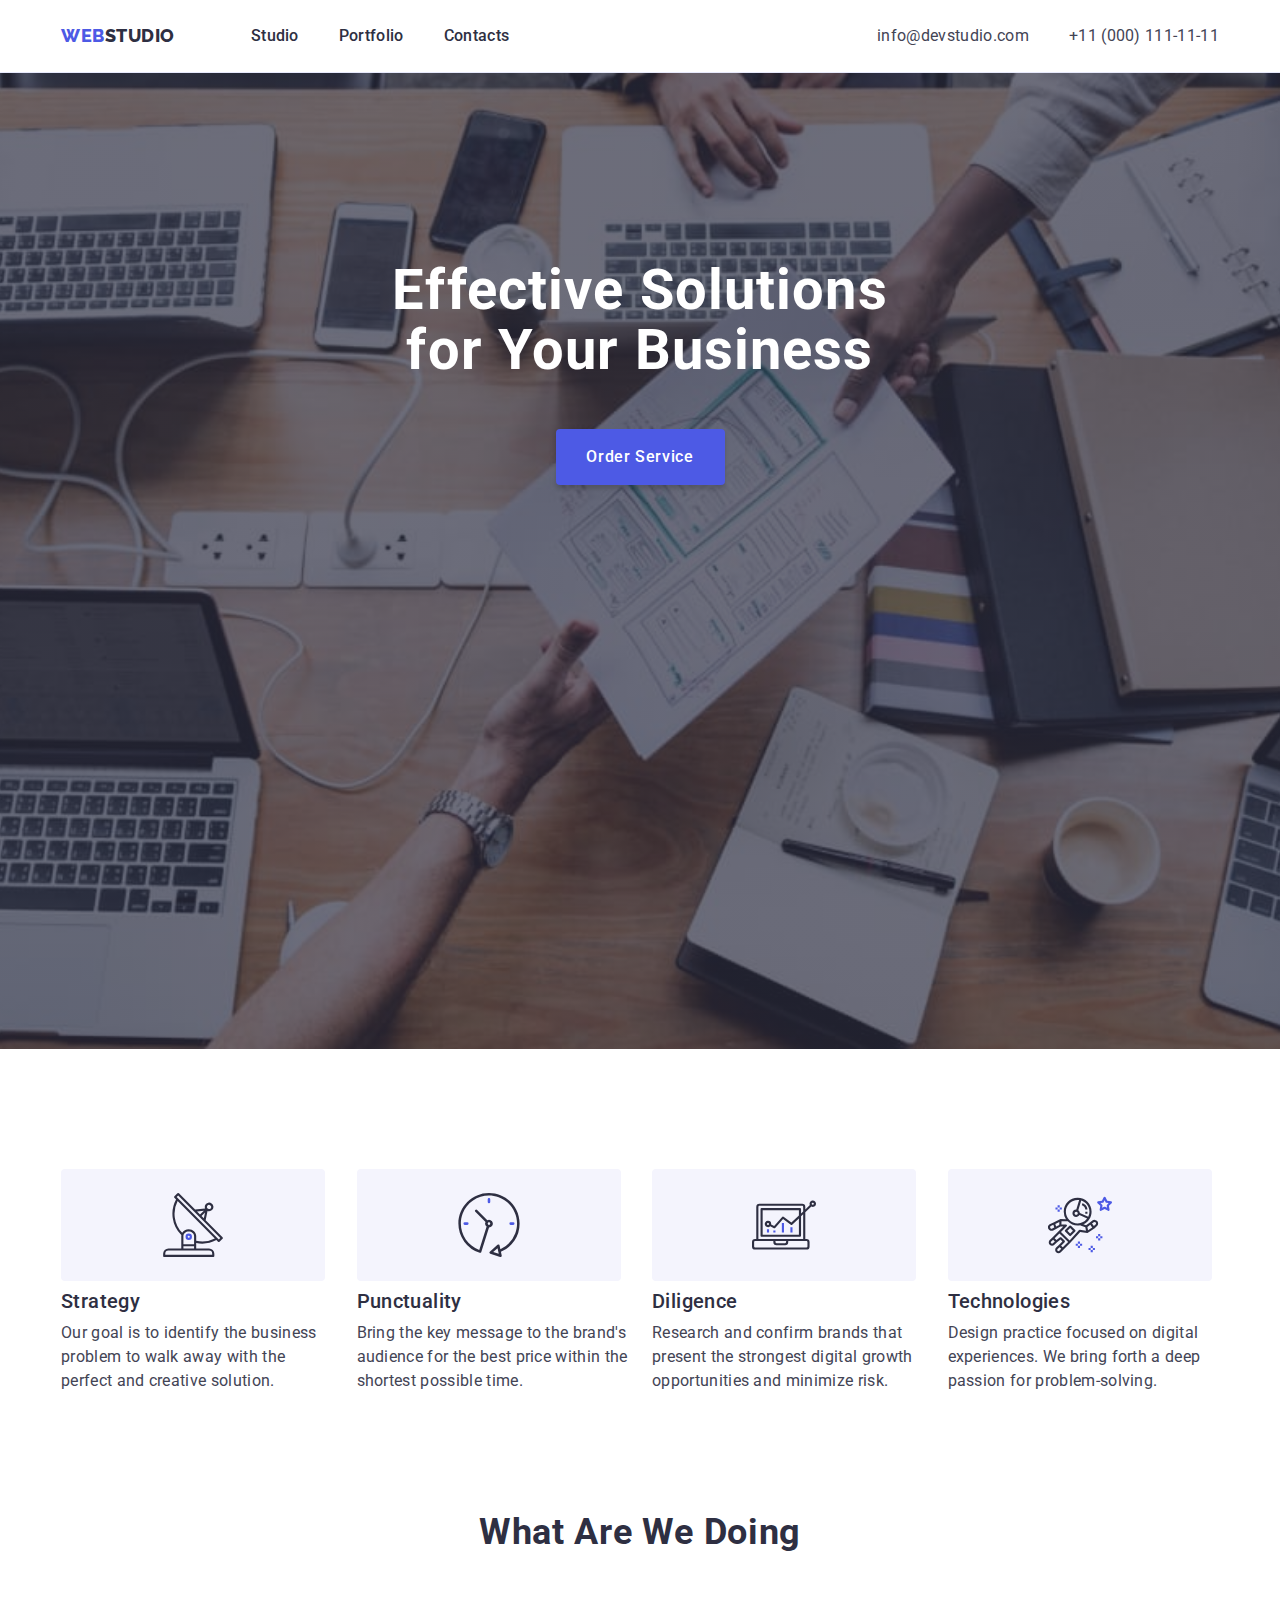
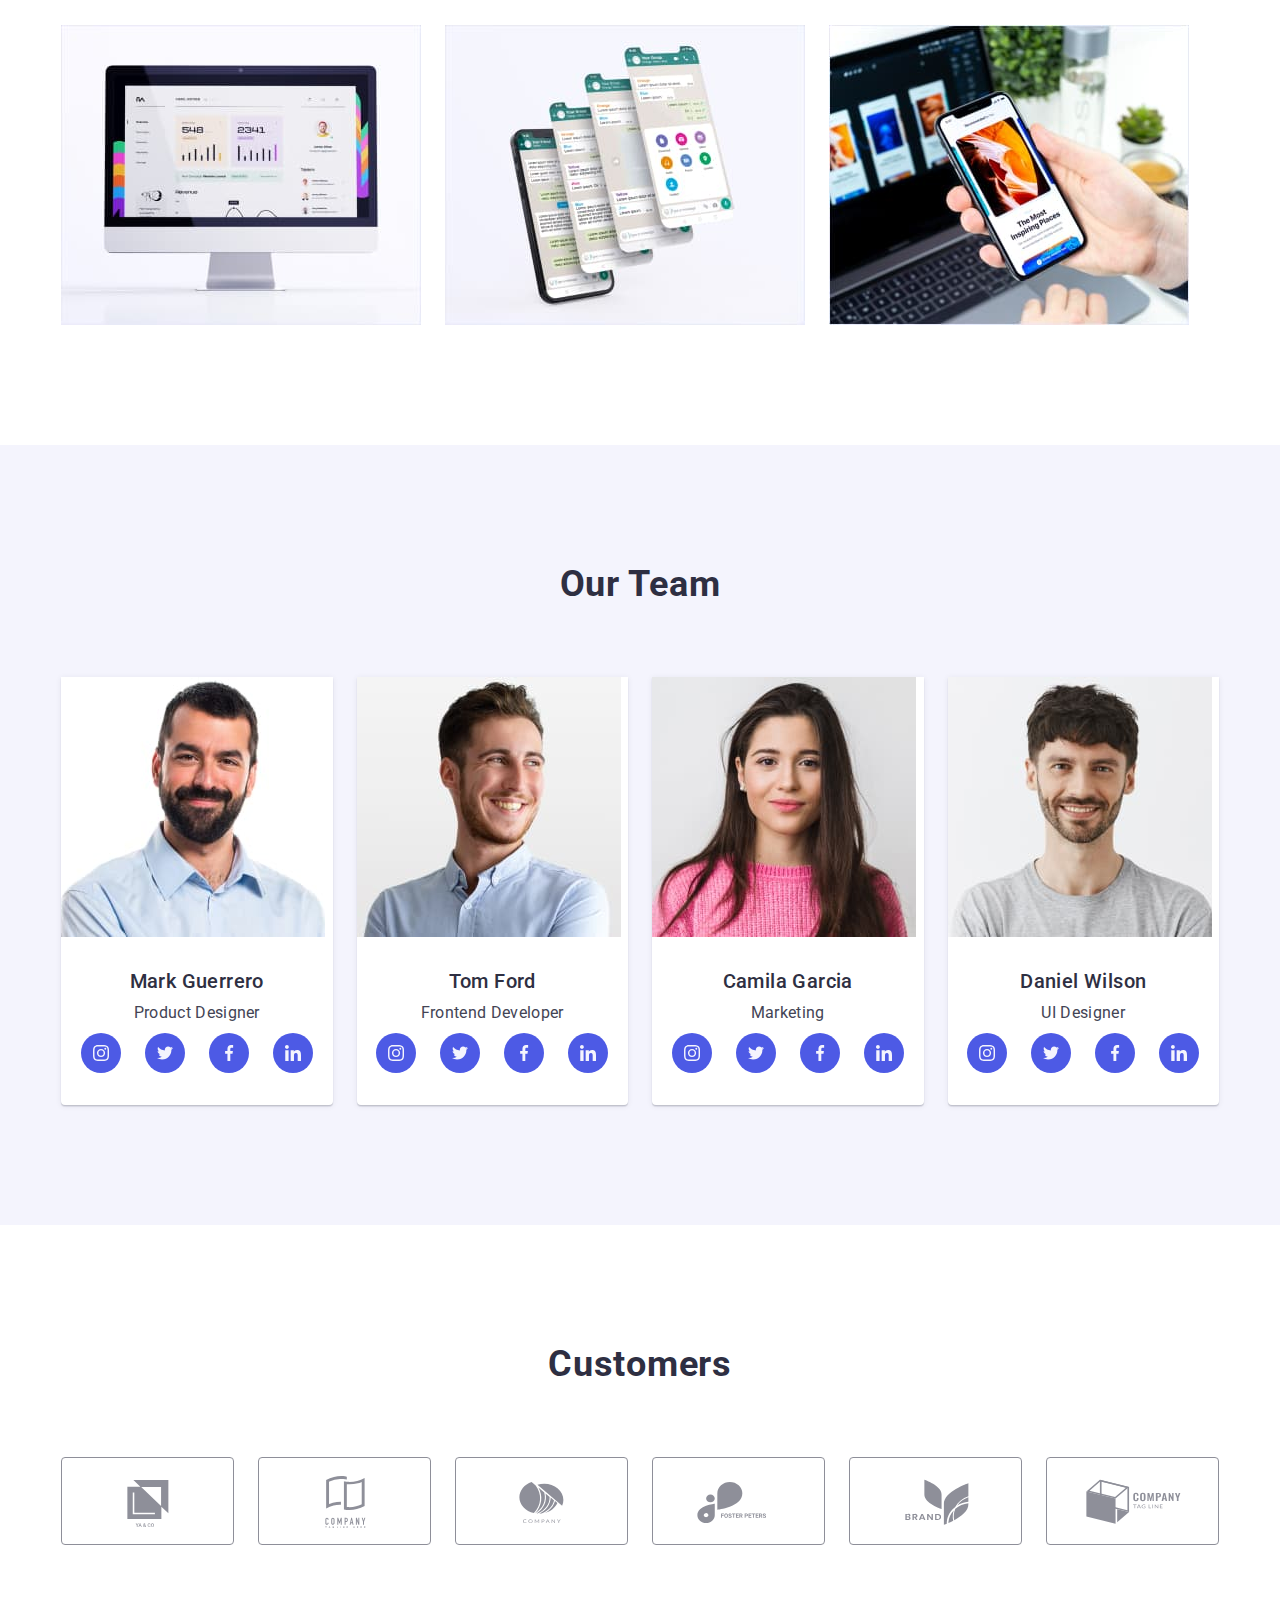
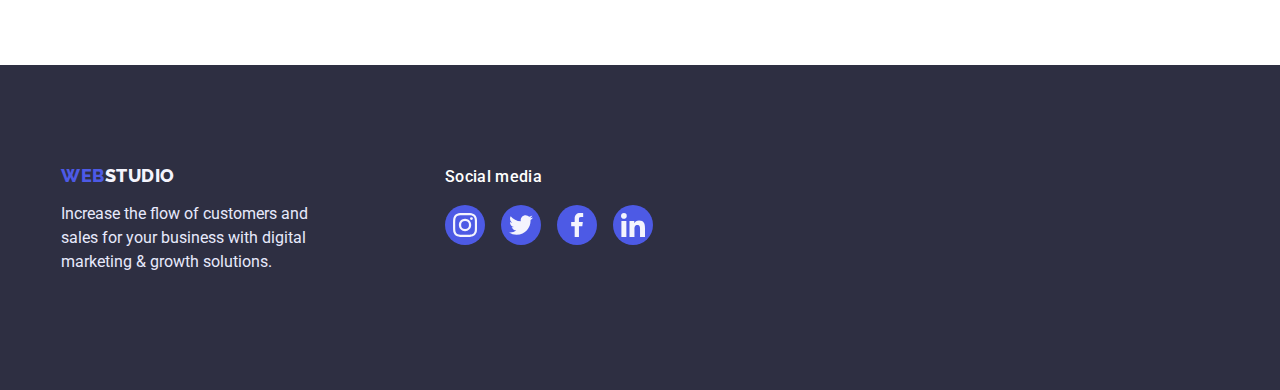
<file: index.html>
<!DOCTYPE html>
<html lang="en">
  <head>
    <meta charset="UTF-8" />
    <meta http-equiv="X-UA-Compatible" content="IE=edge" />
    <meta name="viewport" content="width=device-width, initial-scale=1.0" />
    <title>WebStudio</title>
    <link rel="preconnect" href="https://fonts.googleapis.com" />
    <link rel="preconnect" href="https://fonts.gstatic.com" crossorigin />
    <link
      href="https://fonts.googleapis.com/css2?family=Raleway:wght@800&family=Roboto:wght@400;500;700;900&display=swap"
      rel="stylesheet"
    />

    <link
      rel="stylesheet"
      href="https://cdnjs.cloudflare.com/ajax/libs/modern-normalize/1.1.0/modern-normalize.min.css"
      integrity="sha512-wpPYUAdjBVSE4KJnH1VR1HeZfpl1ub8YT/NKx4PuQ5NmX2tKuGu6U/JRp5y+Y8XG2tV+wKQpNHVUX03MfMFn9Q=="
      crossorigin="anonymous"
      referrerpolicy="no-referrer"
    />

    <link rel="stylesheet" href="./css/styles.css" />
  </head>
  <body>
    <header class="heder-border">
      <div class="container box main-nav">
        <nav class="main-nav">
          <a href="./index.html" class="main-logo link"
            >Web<span class="logo-part link">Studio</span>
          </a>
          <ul class="list site-nav">
            <li><a href="./index.html" class="studio-navi link">Studio</a></li>
            <li>
              <a href="./portfolio.html" class="studio-navi link">Portfolio</a>
            </li>
            <li><a href="" class="studio-navi link">Contacts</a></li>
          </ul>
        </nav>
        <address class="feedback">
          <ul class="list feedback-nav">
            <li>
              <a href="mailto:info@devstudio.com" class="feedback-email link"
                >info@devstudio.com</a
              >
            </li>
            <li>
              <a href="tel:+110001111111" class="feedback-telefon link"
                >+11 (000) 111-11-11</a
              >
            </li>
          </ul>
        </address>
      </div>
    </header>
    <main>
      <!--section 1-->
      <section class="hero-section overlay">
        <div class="container box">
          <h1 class="hero-title">Effective Solutions for Your Business</h1>
          <button type="button" class="button">Order Service</button>
        </div>
      </section>

      <!--section 2-->
      <section class="our-advantages">
        <div class="container box">
          <h2 class="header-zwai" hidden>Our advantages</h2>
          <ul class="list advantages-item">
            <li class="text advantages">
              <div class="icons-seczwai">
                <svg class="logo-szwai" width="64" height="64">
                  <use href="./images/icon.svg#icon-antenna"></use>
                </svg>
              </div>
              <h3 class="header-drai studio">Strategy</h3>
              <p class="main-text studio">
                Our goal is to identify the business problem to walk away with
                the perfect and creative solution.
              </p>
            </li>
            <li class="text advantages">
              <div class="icons-seczwai">
                <svg class="logo-szwai" width="64" height="64">
                  <use href="./images/icon.svg#icon-clock"></use>
                </svg>
              </div>
              <h3 class="header-drai studio">Punctuality</h3>
              <p class="main-text studio">
                Bring the key message to the brand's audience for the best price
                within the shortest possible time.
              </p>
            </li>
            <li class="text advantages">
              <div class="icons-seczwai">
                <svg class="logo-szwai" width="64" height="64">
                  <use href="./images/icon.svg#icon-diagram"></use>
                </svg>
              </div>
              <h3 class="header-drai studio">Diligence</h3>
              <p class="main-text studio">
                Research and confirm brands that present the strongest digital
                growth opportunities and minimize risk.
              </p>
            </li>
            <li class="text advantages">
              <div class="icons-seczwai">
                <svg class="logo-szwai" width="64" height="64">
                  <use href="./images/icon.svg#icon-astronaut"></use>
                </svg>
              </div>
              <h3 class="header-drai studio">Technologies</h3>
              <p class="main-text studio">
                Design practice focused on digital experiences. We bring forth a
                deep passion for problem-solving.
              </p>
            </li>
          </ul>
        </div>
      </section>

      <!--section 3-->
      <section class="we-doing">
        <div class="container box">
          <h2 class="header-zwai">What are we doing</h2>
          <ul class="list wedoing-item">
            <li class="wedoing-image">
              <img src="./images/studio/comp.jpg" alt="Computer" width="360" />
            </li>
            <li class="wedoing-image">
              <img
                src="./images/studio/telefon.jpg"
                alt="Telefon"
                width="360"
              />
            </li>
            <li class="wedoing-image">
              <img
                src=".//images/studio/telefonlaptop.jpg"
                alt="Telefon-laptop"
                width="360"
              />
            </li>
          </ul>
        </div>
      </section>

      <!--section 4-->
      <section class="section-vier">
        <div class="container box">
          <h2 class="header-zwai">Our Team</h2>
          <ul class="list ourteam-item">
            <li class="team-item ourteam-image">
              <img
                src="./images/studio/markguerero.jpg"
                alt="Mark Guerrero"
                width="264"
              />
              <div class="work-position">
                <h3 class="header-drai">Mark Guerrero</h3>
                <p class="main-text">Product Designer</p>
                <ul class="social-list list">
                  <li class="social-list-item">
                    <a href="" class="social-list-link">
                      <svg class="social-list-icon" width="16" height="16">
                        <use href="./images/icon.svg#icon-instagram"></use>
                      </svg>
                    </a>
                  </li>
                  <li class="social-list-item">
                    <a href="" class="social-list-link">
                      <svg class="social-list-icon" width="16" height="16">
                        <use href="./images/icon.svg#icon-twitter"></use>
                      </svg>
                    </a>
                  </li>
                  <li class="social-list-item">
                    <a href="" class="social-list-link">
                      <svg class="social-list-icon" width="16" height="16">
                        <use href="./images/icon.svg#icon-facebook"></use>
                      </svg>
                    </a>
                  </li>
                  <li class="social-list-item">
                    <a href="" class="social-list-link">
                      <svg class="social-list-icon" width="16" height="16">
                        <use href="./images/icon.svg#icon-linkedin"></use>
                      </svg>
                    </a>
                  </li>
                </ul>
              </div>
            </li>
            <li class="team-item ourteam-image">
              <img
                src="./images/studio/tomford.jpg"
                alt="Tom Ford"
                width="264"
              />
              <div class="work-position">
                <h3 class="header-drai">Tom Ford</h3>
                <p class="main-text">Frontend Developer</p>
                <ul class="social-list list">
                  <li class="social-list-item">
                    <a href="" class="social-list-link">
                      <svg class="social-list-icon" width="16" height="16">
                        <use href="./images/icon.svg#icon-instagram"></use>
                      </svg>
                    </a>
                  </li>
                  <li class="social-list-item">
                    <a href="" class="social-list-link">
                      <svg class="social-list-icon" width="16" height="16">
                        <use href="./images/icon.svg#icon-twitter"></use>
                      </svg>
                    </a>
                  </li>
                  <li class="social-list-item">
                    <a href="" class="social-list-link">
                      <svg class="social-list-icon" width="16" height="16">
                        <use href="./images/icon.svg#icon-facebook"></use>
                      </svg>
                    </a>
                  </li>
                  <li class="social-list-item">
                    <a href="" class="social-list-link">
                      <svg class="social-list-icon" width="16" height="16">
                        <use href="./images/icon.svg#icon-linkedin"></use>
                      </svg>
                    </a>
                  </li>
                </ul>
              </div>
            </li>
            <li class="team-item ourteam-image">
              <img
                src="./images/studio/camilagarcia.jpg"
                alt="Camila Garcia"
                width="264"
              />
              <div class="work-position">
                <h3 class="header-drai">Camila Garcia</h3>
                <p class="main-text">Marketing</p>
                <ul class="social-list list">
                  <li class="social-list-item">
                    <a href="" class="social-list-link">
                      <svg class="social-list-icon" width="16" height="16">
                        <use href="./images/icon.svg#icon-instagram"></use>
                      </svg>
                    </a>
                  </li>
                  <li class="social-list-item">
                    <a href="" class="social-list-link">
                      <svg class="social-list-icon" width="16" height="16">
                        <use href="./images/icon.svg#icon-twitter"></use>
                      </svg>
                    </a>
                  </li>
                  <li class="social-list-item">
                    <a href="" class="social-list-link">
                      <svg class="social-list-icon" width="16" height="16">
                        <use href="./images/icon.svg#icon-facebook"></use>
                      </svg>
                    </a>
                  </li>
                  <li class="social-list-item">
                    <a href="" class="social-list-link">
                      <svg class="social-list-icon" width="16" height="16">
                        <use href="./images/icon.svg#icon-linkedin"></use>
                      </svg>
                    </a>
                  </li>
                </ul>
              </div>
            </li>
            <li class="team-item ourteam-image">
              <img
                src="./images/studio/danielwilson.jpg"
                alt="Daniel Wilson"
                width="264"
              />
              <div class="work-position">
                <h3 class="header-drai">Daniel Wilson</h3>
                <p class="main-text">UI Designer</p>
                <ul class="social-list list">
                  <li class="social-list-item">
                    <a
                      href="https://www.instagram.com"
                      class="social-list-link"
                    >
                      <svg class="social-list-icon" width="16" height="16">
                        <use href="./images/icon.svg#icon-instagram"></use>
                      </svg>
                    </a>
                  </li>
                  <li class="social-list-item">
                    <a href="" class="social-list-link">
                      <svg class="social-list-icon" width="16" height="16">
                        <use href="./images/icon.svg#icon-twitter"></use>
                      </svg>
                    </a>
                  </li>
                  <li class="social-list-item">
                    <a href="" class="social-list-link">
                      <svg class="social-list-icon" width="16" height="16">
                        <use href="./images/icon.svg#icon-facebook"></use>
                      </svg>
                    </a>
                  </li>
                  <li class="social-list-item">
                    <a href="" class="social-list-link">
                      <svg class="social-list-icon" width="16" height="16">
                        <use href="./images/icon.svg#icon-linkedin"></use>
                      </svg>
                    </a>
                  </li>
                </ul>
              </div>
            </li>
          </ul>
        </div>
      </section>

      <!-- Section-5 -->

      <section class="company">
        <div class="container box">
          <h2 class="header-zwai section-funf">Customers</h2>
          <ul class="compani-list list">
            <li class="company-list-item">
              <a href="" class="company-list-link">
                <svg class="company-list-icon" width="104" height="56">
                  <use href="./images/icon.svg#icon-Logo"></use>
                </svg>
              </a>
            </li>
            <li class="company-list-item">
              <a href="" class="company-list-link">
                <svg class="company-list-icon" width="104" height="56">
                  <use href="./images/icon.svg#icon-Logo-1"></use>
                </svg>
              </a>
            </li>
            <li class="company-list-item">
              <a href="" class="company-list-link">
                <svg class="company-list-icon" width="104" height="56">
                  <use href="./images/icon.svg#icon-Logo-2"></use>
                </svg>
              </a>
            </li>
            <li class="company-list-item">
              <a href="" class="company-list-link">
                <svg class="company-list-icon" width="104" height="56">
                  <use href="./images/icon.svg#icon-Logo-3"></use>
                </svg>
              </a>
            </li>
            <li class="company-list-item">
              <a href="" class="company-list-link">
                <svg class="company-list-icon" width="104" height="56">
                  <use href="./images/icon.svg#icon-Logo-4"></use>
                </svg>
              </a>
            </li>
            <li class="company-list-item">
              <a href="" class="company-list-link">
                <svg class="company-list-icon" width="104" height="56">
                  <use href="./images/icon.svg#icon-Logo-5"></use>
                </svg>
              </a>
            </li>
          </ul>
        </div>
      </section>
    </main>
    <footer class="footer-item box">
      <div class="container footer-zwaipart box">
        <div class="footer-part-main">
          <a href="./index.html" class="main-logo link"
            >Web<span class="footer-part link">Studio</span>
          </a>
          <p class="footer-inform">
            Increase the flow of customers and sales for your business with
            digital marketing & growth solutions.
          </p>
        </div>
        <div class="footer-part-social">
          <p class="social-media">Social media</p>
          <ul class="socialmedia-list list">
            <li class="socialmedia-item">
              <a href="" class="socialmedia-link">
                <svg class="socialmedia-icon" width="24" height="24">
                  <use href="./images/icon.svg#icon-instagram"></use>
                </svg>
              </a>
            </li>
            <li class="socialmedia-item">
              <a href="" class="socialmedia-link">
                <svg class="socialmedia-icon" width="24" height="24">
                  <use href="./images/icon.svg#icon-twitter"></use>
                </svg>
              </a>
            </li>
            <li class="socialmedia-item">
              <a href="" class="socialmedia-link">
                <svg class="socialmedia-icon" width="24" height="24">
                  <use href="./images/icon.svg#icon-facebook"></use>
                </svg>
              </a>
            </li>
            <li class="socialmedia-item">
              <a href="" class="socialmedia-link">
                <svg class="socialmedia-icon" width="24" height="24">
                  <use href="./images/icon.svg#icon-linkedin"></use>
                </svg>
              </a>
            </li>
          </ul>
        </div>
      </div>
    </footer>
  </body>
</html>
</file>
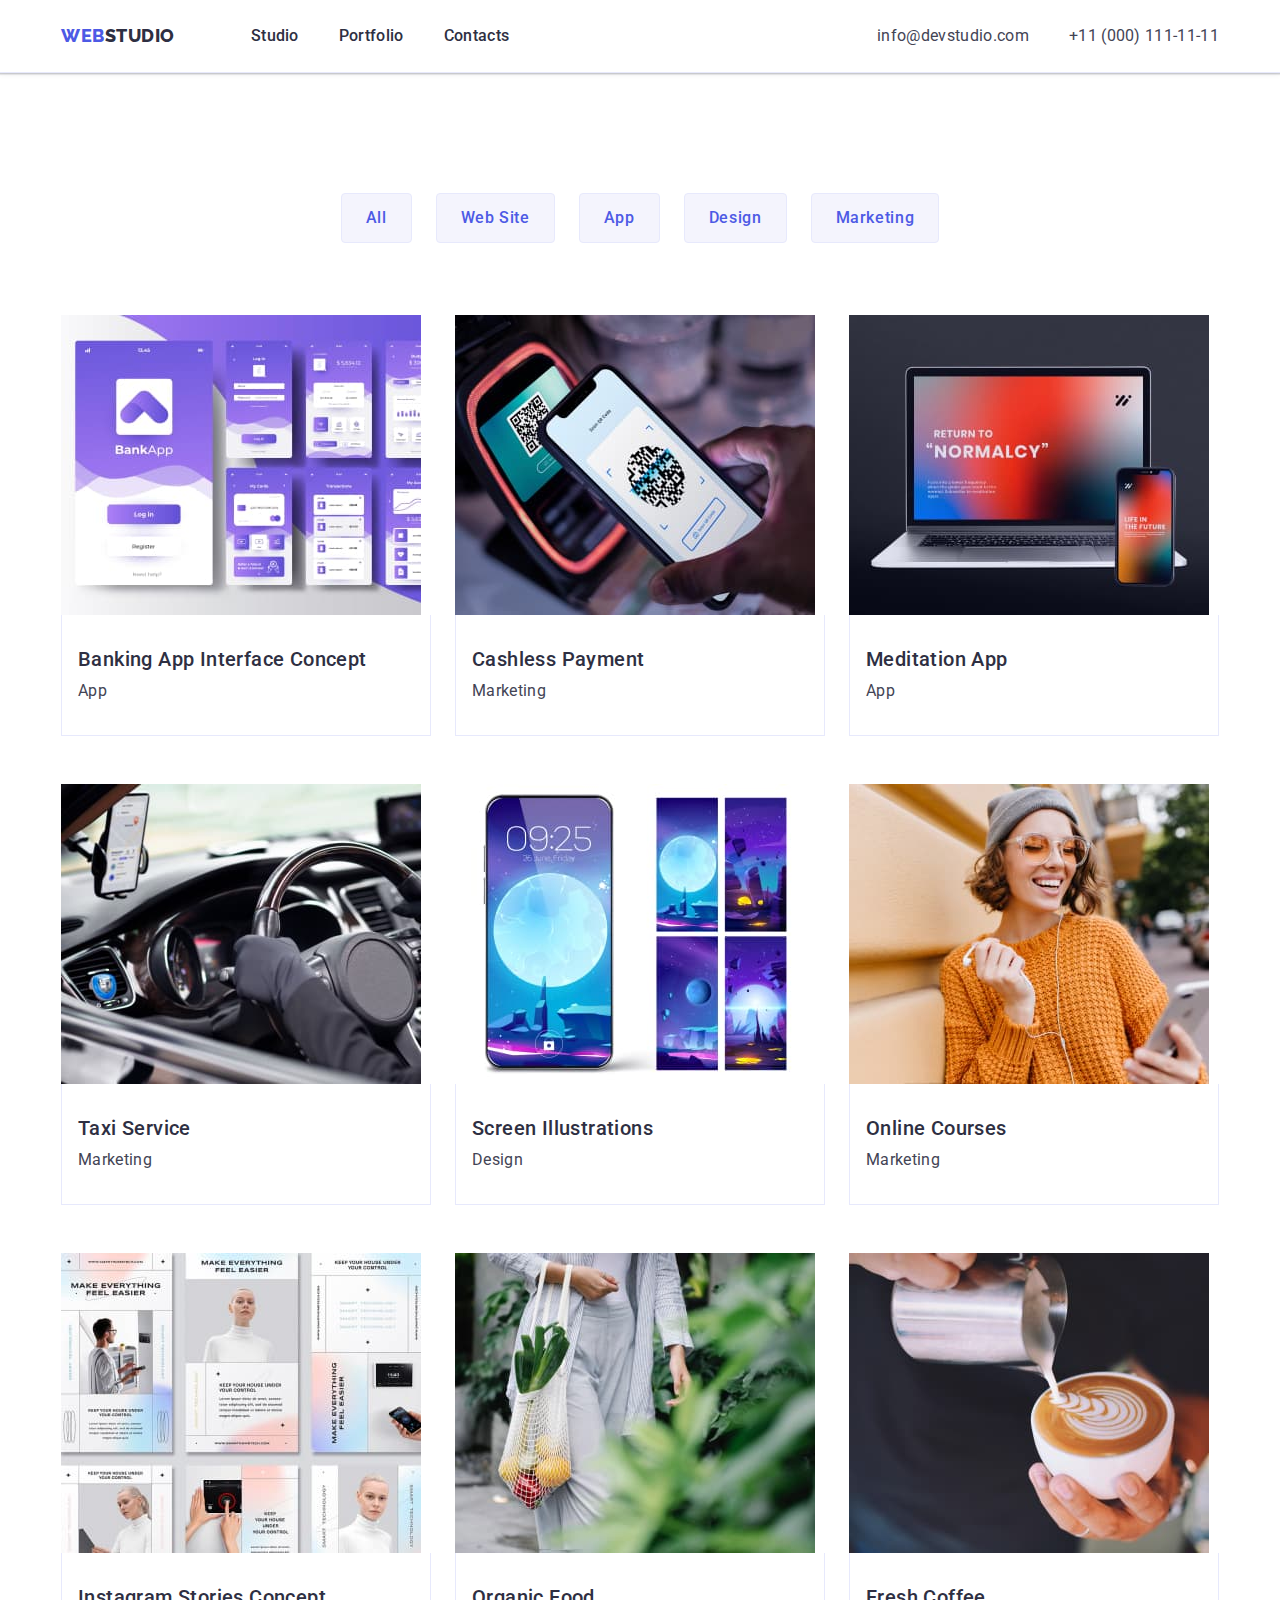
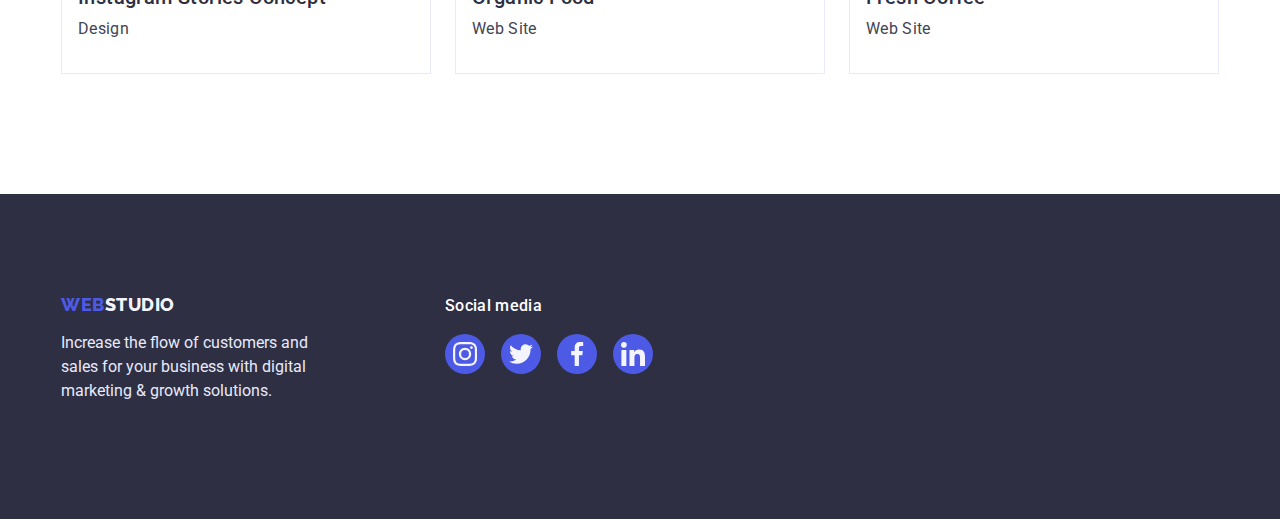
<file: portfolio.html>
<!DOCTYPE html>
<html lang="en">
  <head>
    <meta charset="UTF-8" />
    <meta http-equiv="X-UA-Compatible" content="IE=edge" />
    <meta name="viewport" content="width=device-width, initial-scale=1.0" />
    <title>Portfolio</title>
    <link rel="preconnect" href="https://fonts.googleapis.com" />
    <link rel="preconnect" href="https://fonts.gstatic.com" crossorigin />
    <link
      href="https://fonts.googleapis.com/css2?family=Raleway:wght@800&family=Roboto:wght@400;500;700;900&display=swap"
      rel="stylesheet"
    />

    <link
      rel="stylesheet"
      href="https://cdnjs.cloudflare.com/ajax/libs/modern-normalize/1.1.0/modern-normalize.min.css"
      integrity="sha512-wpPYUAdjBVSE4KJnH1VR1HeZfpl1ub8YT/NKx4PuQ5NmX2tKuGu6U/JRp5y+Y8XG2tV+wKQpNHVUX03MfMFn9Q=="
      crossorigin="anonymous"
      referrerpolicy="no-referrer"
    />

    <link rel="stylesheet" href="./css/styles.css" />
  </head>
  <body>
    <header class="heder-border">
      <div class="container box main-nav">
        <nav class="main-nav">
          <a href="./index.html" class="main-logo link"
            >Web<span class="logo-part link">Studio</span>
          </a>
          <ul class="list site-nav">
            <li><a href="./index.html" class="studio-navi link">Studio</a></li>
            <li>
              <a href="./portfolio.html" class="studio-navi link">Portfolio</a>
            </li>
            <li><a href="" class="studio-navi link">Contacts</a></li>
          </ul>
        </nav>
        <address class="feedback">
          <ul class="list feedback-nav">
            <li>
              <a href="mailto:info@devstudio.com" class="feedback-email link"
                >info@devstudio.com</a
              >
            </li>
            <li>
              <a href="tel:+110001111111" class="feedback-telefon link"
                >+11 (000) 111-11-11</a
              >
            </li>
          </ul>
        </address>
      </div>
    </header>
    <main>
      <section class="filters">
        <!-- button-filters -->
        <div class="container box">
          <h1 class="hero-title" hidden>Filters</h1>
          <ul class="list button-item">
            <li class="buttonitem-filters">
              <button type="button" class="button-portfolio">All</button>
            </li>
            <li class="buttonitem-filters">
              <button type="button" class="button-portfolio">Web Site</button>
            </li>
            <li class="buttonitem-filters">
              <button type="button" class="button-portfolio">App</button>
            </li>
            <li class="buttonitem-filters">
              <button type="button" class="button-portfolio">Design</button>
            </li>
            <li>
              <button type="button" class="button-portfolio">Marketing</button>
            </li>
          </ul>
          <!-- Row-1 -->
          <ul class="list filters-image">
            <li class="filters-element">
              <a href="" class="link filters-element-link">
                <img
                  src="./images/portfolio/bankingappinterfaceconcept.jpg"
                  alt="Banking App Interface Concept"
                  width="360"
                />
                <div class="portfolio-work">
                  <h2 class="portfolio-title">Banking App Interface Concept</h2>
                  <p class="main-text portfolio">App</p>
                </div>
              </a>
            </li>
            <li class="filters-element">
              <a href="" class="link filters-element-link">
                <img
                  src="./images/portfolio/cashlesspayment.jpg"
                  alt="Cashless Payment"
                  width="360"
                />
                <div class="portfolio-work">
                  <h2 class="portfolio-title">Cashless Payment</h2>
                  <p class="main-text portfolio">Marketing</p>
                </div>
              </a>
            </li>
            <li class="filters-element">
              <a href="" class="link filters-element-link">
                <img
                  src="./images/portfolio/meditaionapp.jpg"
                  alt="Meditaion App"
                  width="360"
                />
                <div class="portfolio-work">
                  <h2 class="portfolio-title">Meditation App</h2>
                  <p class="main-text portfolio">App</p>
                </div>
              </a>
            </li>
            <!-- Row-2 -->
            <li class="filters-element">
              <a href="" class="link filters-element-link">
                <img
                  src="./images/portfolio/taxiservice.jpg"
                  alt="Taxi Service"
                  width="360"
                />
                <div class="portfolio-work">
                  <h2 class="portfolio-title">Taxi Service</h2>
                  <p class="main-text portfolio">Marketing</p>
                </div>
              </a>
            </li>
            <li class="filters-element">
              <a href="" class="link filters-element-link">
                <img
                  src="./images/portfolio/screenillustrations.jpg"
                  alt="Screen Illustrations"
                  width="360"
                />
                <div class="portfolio-work">
                  <h2 class="portfolio-title">Screen Illustrations</h2>
                  <p class="main-text portfolio">Design</p>
                </div>
              </a>
            </li>
            <li class="filters-element">
              <a href="" class="link filters-element-link">
                <img
                  src="./images/portfolio/onlinecourses.jpg"
                  alt="Online Courses"
                  width="360"
                />
                <div class="portfolio-work">
                  <h2 class="portfolio-title">Online Courses</h2>
                  <p class="main-text portfolio">Marketing</p>
                </div>
              </a>
            </li>
            <!-- Row-3 -->
            <li class="filters-element">
              <a href="" class="link filters-element-link">
                <img
                  src="./images/portfolio/instagramstoriesconcept.jpg"
                  alt="Instagram Stories Concept"
                  width="360"
                />
                <div class="portfolio-work">
                  <h2 class="portfolio-title">Instagram Stories Concept</h2>
                  <p class="main-text portfolio">Design</p>
                </div>
              </a>
            </li>
            <li class="filters-element">
              <a href="" class="link filters-element-link">
                <img
                  src="./images/portfolio/organicfood.jpg"
                  alt="Organic Food"
                  width="360"
                />
                <div class="portfolio-work">
                  <h2 class="portfolio-title">Organic Food</h2>
                  <p class="main-text portfolio">Web Site</p>
                </div>
              </a>
            </li>
            <li class="filters-element">
              <a href="" class="link filters-element-link">
                <img
                  src="./images/portfolio/freshcoffee.jpg"
                  alt="Fresh Coffee"
                  width="360"
                />
                <div class="portfolio-work">
                  <h2 class="portfolio-title">Fresh Coffee</h2>
                  <p class="main-text portfolio">Web Site</p>
                </div>
              </a>
            </li>
          </ul>
        </div>
      </section>
    </main>
    <footer class="footer-item box">
      <div class="container footer-zwaipart box">
        <div class="footer-part-main">
          <a href="./index.html" class="main-logo link"
            >Web<span class="footer-part link">Studio</span>
          </a>
          <p class="footer-inform">
            Increase the flow of customers and sales for your business with
            digital marketing & growth solutions.
          </p>
        </div>
        <div class="footer-part-social">
          <p class="social-media">Social media</p>
          <ul class="socialmedia-list list">
            <li class="socialmedia-item">
              <a href="" class="socialmedia-link">
                <svg class="socialmedia-icon" width="24" height="24">
                  <use href="./images/icon.svg#icon-instagram"></use>
                </svg>
              </a>
            </li>
            <li class="socialmedia-item">
              <a href="" class="socialmedia-link">
                <svg class="socialmedia-icon" width="24" height="24">
                  <use href="./images/icon.svg#icon-twitter"></use>
                </svg>
              </a>
            </li>
            <li class="socialmedia-item">
              <a href="" class="socialmedia-link">
                <svg class="socialmedia-icon" width="24" height="24">
                  <use href="./images/icon.svg#icon-facebook"></use>
                </svg>
              </a>
            </li>
            <li class="socialmedia-item">
              <a href="" class="socialmedia-link">
                <svg class="socialmedia-icon" width="24" height="24">
                  <use href="./images/icon.svg#icon-linkedin"></use>
                </svg>
              </a>
            </li>
          </ul>
        </div>
      </div>
    </footer>
  </body>
</html>
</file>
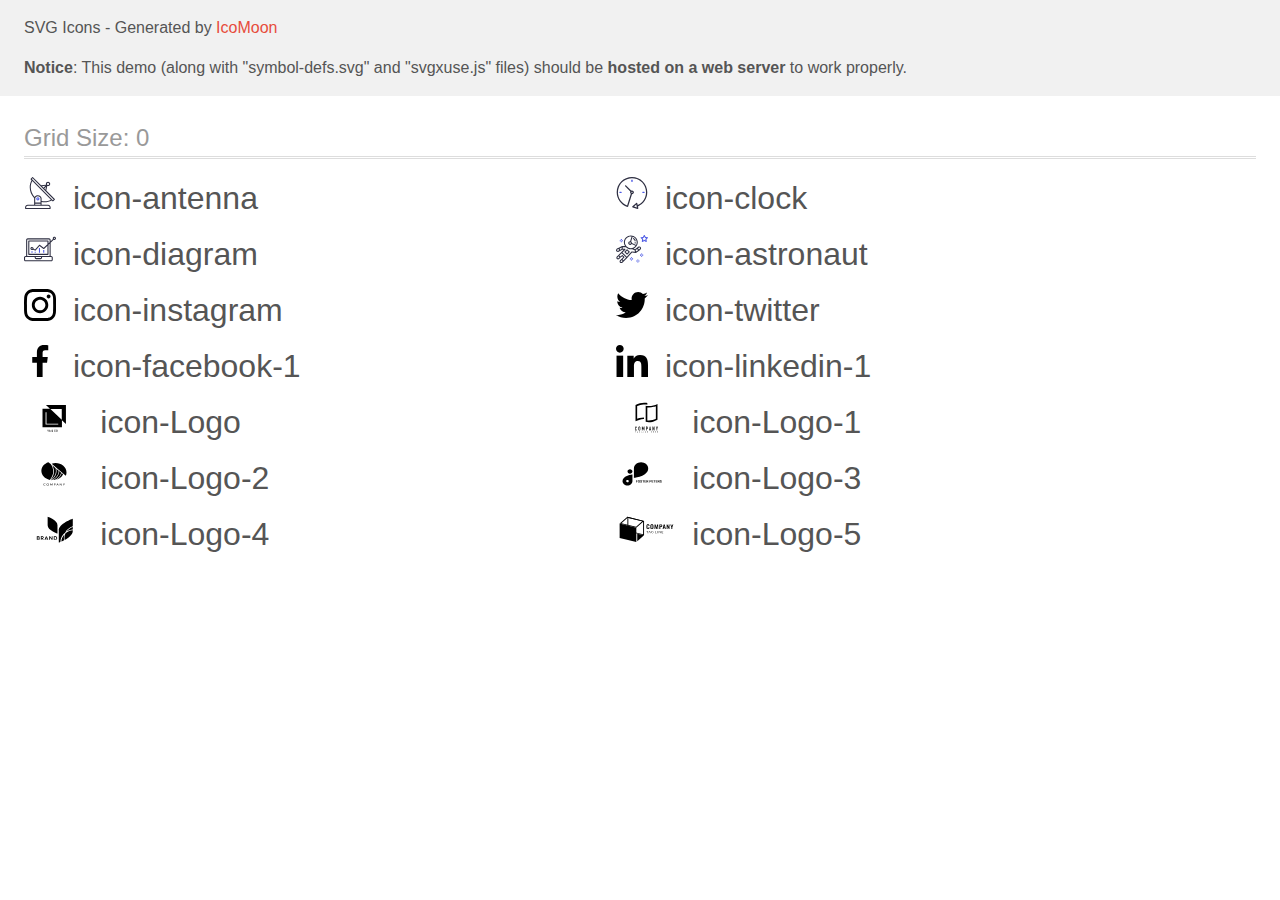
<file: images/svgsprite/demo-external-svg.html>
<!doctype html>
<html>
<head>
    <title>IcoMoon - SVG Icons</title>
    <meta charset="utf-8">
    <meta name="viewport" content="width=device-width, initial-scale=1">
    <link rel="stylesheet" href="demo-files/demo.css">
    <link rel="stylesheet" href="style.css">
</head>
<body>
<header class="bgc1 clearfix">
<div class="mhl">
    <p>SVG Icons - Generated by <a href="https://icomoon.io/app">IcoMoon</a></p><p><strong>Notice</strong>: This demo (along with "symbol-defs.svg" and "svgxuse.js" files) should be <b>hosted on a web server</b> to work properly.</p>
</div>
</header>
    <div class="clearfix mhl ptl">
        <h1 class="mvm mtn fgc1">Grid Size: 0</h1>
        <div class="glyph fs1">
            <div class="clearfix pbs">
                <svg class="icon icon-antenna"><use xlink:href="symbol-defs.svg#icon-antenna"></use></svg><span class="name"> icon-antenna</span>
            </div>
        </div>
        <div class="glyph fs1">
            <div class="clearfix pbs">
                <svg class="icon icon-clock"><use xlink:href="symbol-defs.svg#icon-clock"></use></svg><span class="name"> icon-clock</span>
            </div>
        </div>
        <div class="glyph fs1">
            <div class="clearfix pbs">
                <svg class="icon icon-diagram"><use xlink:href="symbol-defs.svg#icon-diagram"></use></svg><span class="name"> icon-diagram</span>
            </div>
        </div>
        <div class="glyph fs1">
            <div class="clearfix pbs">
                <svg class="icon icon-astronaut"><use xlink:href="symbol-defs.svg#icon-astronaut"></use></svg><span class="name"> icon-astronaut</span>
            </div>
        </div>
        <div class="glyph fs1">
            <div class="clearfix pbs">
                <svg class="icon icon-instagram"><use xlink:href="symbol-defs.svg#icon-instagram"></use></svg><span class="name"> icon-instagram</span>
            </div>
        </div>
        <div class="glyph fs1">
            <div class="clearfix pbs">
                <svg class="icon icon-twitter"><use xlink:href="symbol-defs.svg#icon-twitter"></use></svg><span class="name"> icon-twitter</span>
            </div>
        </div>
        <div class="glyph fs1">
            <div class="clearfix pbs">
                <svg class="icon icon-facebook-1"><use xlink:href="symbol-defs.svg#icon-facebook-1"></use></svg><span class="name"> icon-facebook-1</span>
            </div>
        </div>
        <div class="glyph fs1">
            <div class="clearfix pbs">
                <svg class="icon icon-linkedin-1"><use xlink:href="symbol-defs.svg#icon-linkedin-1"></use></svg><span class="name"> icon-linkedin-1</span>
            </div>
        </div>
        <div class="glyph fs1">
            <div class="clearfix pbs">
                <svg class="icon icon-Logo"><use xlink:href="symbol-defs.svg#icon-Logo"></use></svg><span class="name"> icon-Logo</span>
            </div>
        </div>
        <div class="glyph fs1">
            <div class="clearfix pbs">
                <svg class="icon icon-Logo-1"><use xlink:href="symbol-defs.svg#icon-Logo-1"></use></svg><span class="name"> icon-Logo-1</span>
            </div>
        </div>
        <div class="glyph fs1">
            <div class="clearfix pbs">
                <svg class="icon icon-Logo-2"><use xlink:href="symbol-defs.svg#icon-Logo-2"></use></svg><span class="name"> icon-Logo-2</span>
            </div>
        </div>
        <div class="glyph fs1">
            <div class="clearfix pbs">
                <svg class="icon icon-Logo-3"><use xlink:href="symbol-defs.svg#icon-Logo-3"></use></svg><span class="name"> icon-Logo-3</span>
            </div>
        </div>
        <div class="glyph fs1">
            <div class="clearfix pbs">
                <svg class="icon icon-Logo-4"><use xlink:href="symbol-defs.svg#icon-Logo-4"></use></svg><span class="name"> icon-Logo-4</span>
            </div>
        </div>
        <div class="glyph fs1">
            <div class="clearfix pbs">
                <svg class="icon icon-Logo-5"><use xlink:href="symbol-defs.svg#icon-Logo-5"></use></svg><span class="name"> icon-Logo-5</span>
            </div>
        </div>
  </div>
<script defer src="svgxuse.js"></script>
</body>
</html>
</file>
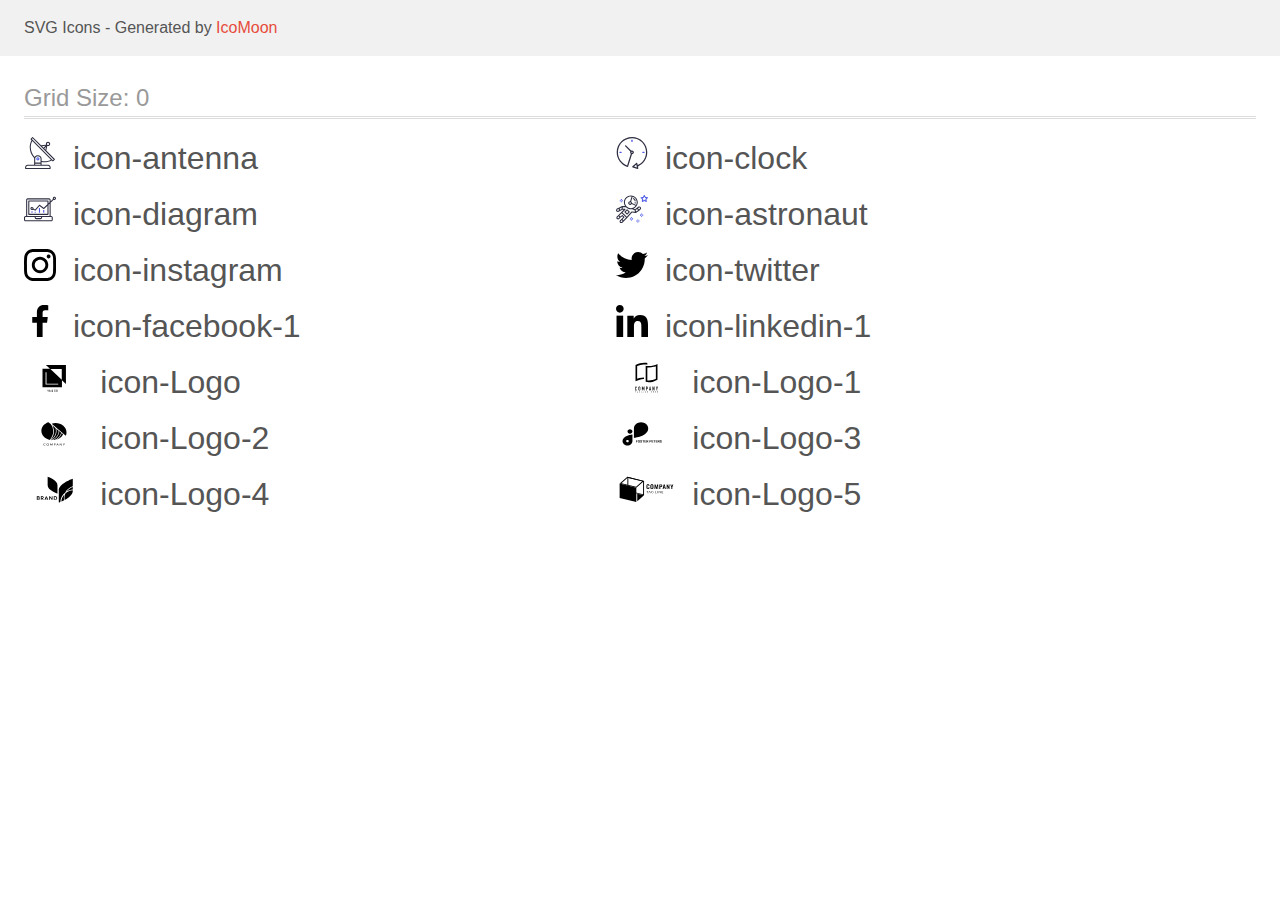
<file: images/svgsprite/demo.html>
<!doctype html>
<html>
<head>
    <title>IcoMoon - SVG Icons</title>
    <meta charset="utf-8">
    <meta name="viewport" content="width=device-width, initial-scale=1">
    <link rel="stylesheet" href="demo-files/demo.css">
    <link rel="stylesheet" href="style.css">
</head>
<body>
<svg aria-hidden="true" style="position: absolute; width: 0; height: 0; overflow: hidden;" version="1.1" xmlns="http://www.w3.org/2000/svg" xmlns:xlink="http://www.w3.org/1999/xlink">
<defs>
<symbol id="icon-antenna" viewBox="0 0 32 32">
<path fill="#2e2f42" style="fill: var(--color1, #2e2f42)" d="M30.773 22.098l-8.443-8.505 0.937-4.615c0.242 0.094 0.499 0.144 0.758 0.146h0.006c1.192 0.014 2.17-0.941 2.184-2.133s-0.941-2.17-2.133-2.184c-1.192-0.014-2.17 0.941-2.184 2.133-0.003 0.255 0.039 0.509 0.125 0.749l-4.96 0.605-8.091-8.133c-0.099-0.101-0.235-0.159-0.377-0.16-0.14 0.001-0.274 0.056-0.373 0.155l-1.513 1.504c-0.208 0.208-0.208 0.546 0 0.754l0.814 0.826c-3.153 5.798-2.129 12.978 2.519 17.663 0.043 0.041 0.092 0.074 0.146 0.098-0.034 0.18-0.051 0.364-0.052 0.547v6.187h-6.4c-1.472 0.002-2.665 1.195-2.667 2.667v1.067c0 0.295 0.239 0.533 0.533 0.533h24.533c0.295 0 0.533-0.239 0.533-0.533v-1.067c-0.002-1.472-1.195-2.665-2.667-2.667h-6.4v-2.742c1.003 0.21 2.024 0.317 3.049 0.32 2.458-0.003 4.877-0.615 7.040-1.783l0.818 0.823c0.099 0.101 0.235 0.159 0.377 0.16 0.14-0.001 0.274-0.056 0.373-0.155l1.513-1.504c0.208-0.208 0.208-0.546 0-0.754zM23.28 6.233c0.418-0.415 1.093-0.414 1.509 0.004s0.414 1.093-0.004 1.508c-0.2 0.199-0.47 0.31-0.752 0.31h-0.003c-0.589-0.003-1.064-0.483-1.061-1.072 0.002-0.282 0.115-0.552 0.314-0.751h-0.002zM22.024 9.738l-0.598 2.946-1.175-1.182 1.774-1.763zM21.419 8.836l-1.92 1.909-1.485-1.493 3.405-0.415zM24.004 28.8c0.884 0 1.6 0.716 1.6 1.6v0.533h-23.467v-0.533c0-0.884 0.716-1.6 1.6-1.6h20.267zM16.537 26.667v1.067h-5.333v-1.067h5.333zM11.204 25.6v-4.053c0-1.294 1.196-2.347 2.667-2.347s2.667 1.053 2.667 2.347v4.053h-5.333zM17.604 23.904v-2.357c0-1.882-1.675-3.413-3.733-3.413-1.331-0.020-2.576 0.657-3.281 1.786-4.058-4.274-4.971-10.645-2.279-15.887l18.602 18.708c-2.872 1.461-6.165 1.873-9.309 1.163zM28.893 23.22l-21.057-21.181 0.755-0.752 7.935 7.98c0.004 0 0.006 0.007 0.010 0.010l13.115 13.191-0.757 0.752z"></path>
<path fill="#4d5ae5" style="fill: var(--color2, #4d5ae5)" d="M13.876 20.267h-0.005c-0.884-0.001-1.601 0.714-1.602 1.598s0.714 1.601 1.598 1.602h0.005c0.884 0.001 1.601-0.714 1.602-1.598s-0.714-1.601-1.598-1.602zM14.249 22.245c-0.1 0.1-0.236 0.156-0.378 0.155-0.295-0.002-0.532-0.242-0.531-0.536 0.001-0.141 0.057-0.276 0.157-0.375s0.233-0.154 0.373-0.155c0.295 0.002 0.532 0.242 0.531 0.536-0.001 0.141-0.057 0.276-0.157 0.375h0.005z"></path>
</symbol>
<symbol id="icon-clock" viewBox="0 0 32 32">
<path fill="#2e2f42" style="fill: var(--color1, #2e2f42)" d="M31.297 15.301c-0.002-8.452-6.855-15.303-15.308-15.301s-15.303 6.855-15.301 15.308c0.001 6.658 4.307 12.551 10.649 14.576 0.061 0.019 0.124 0.029 0.187 0.029 0.121-0 0.239-0.032 0.342-0.094 0.135-0.080 0.236-0.207 0.283-0.356l3.865-12.25c1.057-0.005 1.909-0.866 1.903-1.923s-0.866-1.909-1.923-1.903c-0.284 0.001-0.565 0.067-0.82 0.191l-5.106-5.107c-0.253-0.245-0.657-0.238-0.902 0.016-0.239 0.247-0.239 0.639 0 0.886l5.103 5.109c-0.392 0.799-0.168 1.764 0.536 2.309l-3.683 11.673c-7.278-2.681-11.004-10.754-8.323-18.032s10.754-11.004 18.032-8.323c7.278 2.681 11.004 10.754 8.323 18.032-1.31 3.556-4.001 6.431-7.462 7.973l-0.398-1.874c-0.073-0.345-0.411-0.565-0.756-0.492-0.109 0.023-0.209 0.074-0.293 0.148l-3.837 3.426c-0.263 0.234-0.287 0.637-0.052 0.9 0.076 0.085 0.174 0.149 0.283 0.184l4.899 1.564c0.335 0.108 0.694-0.077 0.802-0.412 0.034-0.106 0.040-0.219 0.017-0.328l-0.391-1.839c5.664-2.388 9.342-7.942 9.329-14.089v0zM15.992 14.664c0.352 0 0.638 0.286 0.638 0.638s-0.286 0.638-0.638 0.638c-0.352 0-0.638-0.285-0.638-0.638s0.285-0.638 0.638-0.638zM18.093 29.528l2.184-1.948 0.603 2.84-2.787-0.892z"></path>
<path fill="#4d5ae5" style="fill: var(--color2, #4d5ae5)" d="M15.354 3.185v1.275c0 0.352 0.285 0.638 0.638 0.638s0.638-0.285 0.638-0.638v-1.275c0-0.352-0.286-0.638-0.638-0.638s-0.638 0.286-0.638 0.638z"></path>
<path fill="#4d5ae5" style="fill: var(--color2, #4d5ae5)" d="M3.876 14.664c-0.352 0-0.638 0.286-0.638 0.638s0.285 0.638 0.638 0.638h1.275c0.352 0 0.638-0.285 0.638-0.638s-0.285-0.638-0.638-0.638h-1.275z"></path>
<path fill="#4d5ae5" style="fill: var(--color2, #4d5ae5)" d="M28.108 15.939c0.352 0 0.638-0.285 0.638-0.638s-0.285-0.638-0.638-0.638h-1.275c-0.352 0-0.638 0.286-0.638 0.638s0.286 0.638 0.638 0.638h1.275z"></path>
</symbol>
<symbol id="icon-diagram" viewBox="0 0 32 32">
<path fill="#4d5ae5" style="fill: var(--color2, #4d5ae5)" d="M14.926 14.965h1.066v4.798h-1.066v-4.797z"></path>
<path fill="#4d5ae5" style="fill: var(--color2, #4d5ae5)" d="M19.19 17.097h1.066v2.665h-1.066v-2.665z"></path>
<path fill="#4d5ae5" style="fill: var(--color2, #4d5ae5)" d="M10.661 18.696h1.066v1.066h-1.066v-1.066z"></path>
<path fill="#4d5ae5" style="fill: var(--color2, #4d5ae5)" d="M7.463 18.163h1.066v1.599h-1.066v-1.599z"></path>
<path fill="#2e2f42" style="fill: var(--color1, #2e2f42)" d="M1.599 28.291h25.587c0.883 0 1.599-0.716 1.599-1.599v-2.132c0-0.883-0.716-1.599-1.599-1.599h-0.533v-13.293l3.028-2.868c0.703 0.346 1.553 0.136 2.013-0.499s0.396-1.508-0.152-2.068-1.42-0.644-2.065-0.198c-0.644 0.446-0.873 1.292-0.542 2.002l-2.281 2.163v-1.23c0-0.883-0.716-1.599-1.599-1.599h-21.322c-0.883 0-1.599 0.716-1.599 1.599v15.992h-0.533c-0.883 0-1.599 0.716-1.599 1.599v2.132c0 0.883 0.716 1.599 1.599 1.599zM30.384 4.837c0.294 0 0.533 0.239 0.533 0.533s-0.239 0.533-0.533 0.533c-0.294 0-0.533-0.239-0.533-0.533s0.239-0.533 0.533-0.533zM3.198 6.969c0-0.294 0.239-0.533 0.533-0.533h21.322c0.294 0 0.533 0.239 0.533 0.533v2.239l-1.066 1.013v-2.186c0-0.294-0.239-0.533-0.533-0.533h-19.19c-0.294 0-0.533 0.239-0.533 0.533v13.326c0 0.294 0.239 0.533 0.533 0.533h19.19c0.294 0 0.533-0.239 0.533-0.533v-9.674l1.066-1.010v12.284h-22.388v-15.992zM7.996 13.899c-0.721-0.002-1.354 0.478-1.546 1.174s0.105 1.433 0.725 1.801c0.62 0.368 1.41 0.276 1.928-0.226l1.853 0.93c0.215 0.108 0.476 0.057 0.636-0.123l3.939-4.431 3.872 2.901c0.208 0.156 0.498 0.139 0.686-0.039l3.365-3.188v8.131h-18.124v-12.26h18.124v2.66l-3.771 3.572-3.904-2.927c-0.222-0.166-0.534-0.135-0.718 0.072l-3.993 4.493-1.493-0.746c0.011-0.064 0.018-0.129 0.020-0.193 0-0.883-0.716-1.599-1.599-1.599zM8.529 15.498c0 0.294-0.239 0.533-0.533 0.533s-0.533-0.239-0.533-0.533c0-0.294 0.239-0.533 0.533-0.533s0.533 0.239 0.533 0.533zM11.727 24.027h5.331v0.533c0 0.294-0.239 0.533-0.533 0.533h-4.264c-0.294 0-0.533-0.239-0.533-0.533v-0.533zM1.066 24.56c0-0.294 0.239-0.533 0.533-0.533h9.062v0.533c0 0.883 0.716 1.599 1.599 1.599h4.264c0.883 0 1.599-0.716 1.599-1.599v-0.533h9.062c0.294 0 0.533 0.239 0.533 0.533v2.132c0 0.294-0.239 0.533-0.533 0.533h-25.587c-0.294 0-0.533-0.239-0.533-0.533v-2.132z"></path>
</symbol>
<symbol id="icon-astronaut" viewBox="0 0 32 32">
<path fill="#4d5ae5" style="fill: var(--color2, #4d5ae5)" d="M31.974 4.524c-0.063-0.193-0.229-0.333-0.43-0.363l-1.91-0.278-0.855-1.731c-0.179-0.365-0.777-0.365-0.956 0l-0.855 1.731-1.91 0.278c-0.201 0.029-0.367 0.17-0.431 0.363-0.062 0.193-0.011 0.405 0.135 0.547l1.383 1.348-0.326 1.903c-0.034 0.2 0.048 0.402 0.212 0.522 0.166 0.121 0.382 0.135 0.562 0.040l1.709-0.899 1.709 0.899c0.078 0.041 0.164 0.061 0.249 0.061 0.11 0 0.221-0.034 0.314-0.102 0.164-0.119 0.246-0.322 0.212-0.522l-0.326-1.903 1.383-1.348c0.145-0.142 0.197-0.354 0.135-0.547zM29.511 5.851c-0.125 0.122-0.183 0.299-0.153 0.472l0.191 1.114-1-0.526c-0.078-0.041-0.163-0.061-0.249-0.061s-0.17 0.020-0.249 0.061l-1.001 0.526 0.191-1.114c0.030-0.173-0.028-0.349-0.153-0.472l-0.81-0.789 1.119-0.163c0.174-0.025 0.324-0.134 0.402-0.292l0.5-1.013 0.5 1.013c0.078 0.157 0.228 0.267 0.402 0.292l1.119 0.163-0.809 0.789z"></path>
<path fill="#4d5ae5" style="fill: var(--color2, #4d5ae5)" d="M26.134 20.522h-1.067v1.067h1.067v-1.067z"></path>
<path fill="#4d5ae5" style="fill: var(--color2, #4d5ae5)" d="M26.134 22.656h-1.067v1.067h1.067v-1.067z"></path>
<path fill="#4d5ae5" style="fill: var(--color2, #4d5ae5)" d="M27.2 21.589h-1.067v1.067h1.067v-1.067z"></path>
<path fill="#4d5ae5" style="fill: var(--color2, #4d5ae5)" d="M25.067 21.589h-1.067v1.067h1.067v-1.067z"></path>
<path fill="#4d5ae5" style="fill: var(--color2, #4d5ae5)" d="M22.4 26.389h-1.067v1.067h1.067v-1.067z"></path>
<path fill="#4d5ae5" style="fill: var(--color2, #4d5ae5)" d="M22.4 28.522h-1.067v1.067h1.067v-1.067z"></path>
<path fill="#4d5ae5" style="fill: var(--color2, #4d5ae5)" d="M23.467 27.456h-1.067v1.067h1.067v-1.067z"></path>
<path fill="#4d5ae5" style="fill: var(--color2, #4d5ae5)" d="M21.333 27.456h-1.067v1.067h1.067v-1.067z"></path>
<path fill="#4d5ae5" style="fill: var(--color2, #4d5ae5)" d="M16 24.256h-1.067v1.067h1.067v-1.067z"></path>
<path fill="#4d5ae5" style="fill: var(--color2, #4d5ae5)" d="M16 26.389h-1.067v1.067h1.067v-1.067z"></path>
<path fill="#4d5ae5" style="fill: var(--color2, #4d5ae5)" d="M17.067 25.322h-1.067v1.067h1.067v-1.067z"></path>
<path fill="#4d5ae5" style="fill: var(--color2, #4d5ae5)" d="M14.933 25.322h-1.067v1.067h1.067v-1.067z"></path>
<path fill="#4d5ae5" style="fill: var(--color2, #4d5ae5)" d="M5.867 6.122h-1.067v1.067h1.067v-1.067z"></path>
<path fill="#4d5ae5" style="fill: var(--color2, #4d5ae5)" d="M5.867 8.255h-1.067v1.067h1.067v-1.067z"></path>
<path fill="#4d5ae5" style="fill: var(--color2, #4d5ae5)" d="M6.933 7.189h-1.067v1.067h1.067v-1.067z"></path>
<path fill="#4d5ae5" style="fill: var(--color2, #4d5ae5)" d="M4.8 7.189h-1.067v1.067h1.067v-1.067z"></path>
<path fill="#2e2f42" style="fill: var(--color1, #2e2f42)" d="M24.715 14.159c-0.287-0.388-0.709-0.637-1.188-0.705-0.481-0.068-0.956 0.058-1.34 0.352l-1.252 0.96-1.898 1.417-1.358-0.541c2.421-1.086 4.114-3.508 4.114-6.32 0-3.823-3.123-6.933-6.961-6.933s-6.961 3.11-6.961 6.933c0 1.386 0.414 2.674 1.12 3.758l-2.764-0.024c-0.002 0-0.003 0-0.005 0-0.009 0-0.015 0.004-0.023 0.005-0.053 0.002-0.105 0.013-0.155 0.031-0.013 0.005-0.026 0.008-0.038 0.013-0.006 0.003-0.013 0.003-0.019 0.006l-3.233 1.596c-0.001 0-0.001 0-0.001 0.001l-1.893 0.911c-0.021 0.009-0.042 0.021-0.063 0.035-0.755 0.502-1.012 1.489-0.598 2.295 0.22 0.429 0.595 0.745 1.056 0.889 0.178 0.055 0.359 0.083 0.539 0.083 0.29 0 0.577-0.071 0.839-0.211l1.388-0.738 2.264-1.169 1.357-0.008-5.442 5.416c-0.001 0.001-0.001 0.001-0.002 0.001l-1.339 1.333c-0.316 0.315-0.49 0.732-0.49 1.178s0.174 0.863 0.49 1.179c0.325 0.323 0.752 0.485 1.179 0.485s0.854-0.162 1.18-0.485l1.314-1.309 1.741-1.3 0.901 0.897-1.762 1.754c-0 0.001-0.001 0.001-0.002 0.001l-1.339 1.333c-0.316 0.315-0.49 0.732-0.49 1.178s0.174 0.863 0.49 1.179c0.325 0.323 0.753 0.485 1.18 0.485s0.855-0.162 1.18-0.485l3.482-3.467c0.001-0.001 0.001-0.001 0.001-0.002l1.010-1-0.004-0.004c0.006-0.006 0.015-0.009 0.022-0.015l5.166-5.658 3.471 0.494c0.025 0.004 0.050 0.005 0.075 0.005 0.065 0 0.127-0.015 0.187-0.038 0.018-0.006 0.033-0.015 0.050-0.023 0.019-0.010 0.039-0.015 0.058-0.027l3.213-2.133c0.012-0.008 0.018-0.021 0.029-0.029 0.013-0.010 0.029-0.014 0.041-0.026l1.271-1.191c0.662-0.62 0.753-1.635 0.212-2.362zM2.13 17.77c-0.173 0.093-0.37 0.111-0.558 0.052-0.187-0.058-0.338-0.186-0.427-0.358-0.161-0.314-0.068-0.695 0.214-0.902l1.314-0.632 0.449 1.313-0.992 0.527zM5.628 15.942l-1.548 0.8-0.439-1.283 2.027-1.001-0.040 1.484zM20.727 9.322c0 0.918-0.219 1.785-0.599 2.559l-4.181-1.899c-0.044-0.573-0.341-1.075-0.788-1.388l1.464-4.86c2.378 0.756 4.105 2.974 4.105 5.588zM8.938 9.322c0-3.235 2.644-5.867 5.894-5.867 0.253 0 0.5 0.021 0.745 0.052l-1.432 4.754c-0.019-0.001-0.037-0.006-0.057-0.006-1.033 0-1.873 0.837-1.873 1.867s0.84 1.867 1.873 1.867c0.694 0 1.294-0.383 1.618-0.945l3.862 1.755c-1.075 1.446-2.795 2.39-4.737 2.39-3.25 0-5.894-2.632-5.894-5.867zM14.894 10.122c0 0.441-0.362 0.8-0.806 0.8s-0.806-0.359-0.806-0.8c0-0.441 0.362-0.8 0.806-0.8s0.806 0.359 0.806 0.8zM2.465 25.146c-0.236 0.234-0.619 0.234-0.854 0.001-0.114-0.114-0.176-0.263-0.176-0.423s0.062-0.309 0.176-0.421l0.962-0.958 0.851 0.848-0.959 0.955zM5.679 28.88c-0.236 0.234-0.619 0.235-0.855 0.001-0.114-0.114-0.176-0.263-0.176-0.423s0.062-0.309 0.176-0.421l0.963-0.959 0.852 0.848-0.96 0.955zM9.16 25.411c-0.001 0-0.001 0-0.002 0.001l-1.765 1.76-0.852-0.848 1.763-1.755c0 0 0 0 0-0s0.001-0.001 0.002-0.001c0.040-0.040 0.065-0.088 0.090-0.135 0.007-0.014 0.020-0.026 0.026-0.040 0.017-0.041 0.019-0.085 0.026-0.129 0.003-0.025 0.014-0.047 0.014-0.073 0-0.036-0.013-0.070-0.020-0.106-0.006-0.032-0.006-0.065-0.019-0.095-0.020-0.050-0.055-0.094-0.091-0.138-0.010-0.012-0.014-0.027-0.025-0.038 0 0 0 0-0.001 0s-0.001-0.002-0.001-0.002l-1.607-1.6c-0.017-0.017-0.039-0.024-0.058-0.038-0.028-0.022-0.055-0.042-0.087-0.058-0.030-0.015-0.061-0.024-0.093-0.033-0.034-0.010-0.067-0.017-0.103-0.020-0.033-0.002-0.063 0.001-0.095 0.005-0.036 0.004-0.069 0.009-0.104 0.020-0.034 0.011-0.063 0.027-0.094 0.045-0.020 0.011-0.042 0.015-0.061 0.029l-1.773 1.324-0.901-0.897 2.399-2.386 4.361 4.289-0.928 0.919zM15.979 18.394c-0.015-0.002-0.030 0.004-0.045 0.003-0.039-0.002-0.076 0.001-0.115 0.007-0.030 0.005-0.059 0.011-0.088 0.021-0.034 0.012-0.065 0.028-0.097 0.047-0.030 0.018-0.057 0.037-0.083 0.061-0.013 0.011-0.028 0.017-0.040 0.029l-4.698 5.146-4.328-4.257 2.833-2.818c0.209-0.208 0.21-0.546 0.002-0.755-0.105-0.105-0.243-0.157-0.381-0.156v-0.001l-2.219 0.013 0.028-1.607 3.104 0.027c1.265 1.294 3.029 2.101 4.981 2.101 0.437 0 0.864-0.045 1.279-0.123 0.040 0.032 0.079 0.065 0.13 0.085l2.41 0.96 0.152 0.758 0.178 0.885-3.003-0.427zM20.020 18.572l-0.313-1.558 1.446-1.080 0.947 1.257-2.080 1.381zM23.774 15.741l-0.838 0.785-0.931-1.236 0.831-0.637c0.155-0.119 0.351-0.168 0.543-0.143 0.193 0.027 0.364 0.128 0.48 0.284 0.217 0.292 0.18 0.699-0.085 0.947z"></path>
<path fill="#2e2f42" style="fill: var(--color1, #2e2f42)" d="M13.602 18.544l-2.143-2.133c-0.207-0.207-0.545-0.207-0.753 0l-2.142 2.133c-0.1 0.101-0.157 0.236-0.157 0.378s0.056 0.278 0.157 0.378l2.142 2.133c0.104 0.103 0.241 0.155 0.377 0.155s0.273-0.052 0.376-0.155l2.143-2.133c0.1-0.1 0.157-0.236 0.157-0.378s-0.057-0.278-0.157-0.378zM11.083 20.303l-1.387-1.381 1.387-1.381 1.387 1.381-1.387 1.381z"></path>
<path fill="#2e2f42" style="fill: var(--color1, #2e2f42)" d="M17.164 5.071l-0.258 1.036c0.071 0.018 1.738 0.452 1.738 2.149h1.067c-0-2.017-1.666-2.965-2.547-3.185z"></path>
<path fill="#2e2f42" style="fill: var(--color1, #2e2f42)" d="M19.711 9.322h-1.067v1.067h1.067v-1.067z"></path>
</symbol>
<symbol id="icon-instagram" viewBox="0 0 32 32">
<path d="M31.969 9.408c-0.075-1.7-0.35-2.869-0.744-3.882-0.406-1.075-1.031-2.038-1.85-2.838-0.8-0.813-1.769-1.444-2.832-1.844-1.019-0.394-2.182-0.669-3.882-0.744-1.713-0.081-2.257-0.1-6.601-0.1s-4.888 0.019-6.595 0.094c-1.7 0.075-2.869 0.35-3.882 0.744-1.075 0.406-2.038 1.031-2.838 1.85-0.813 0.8-1.444 1.769-1.844 2.832-0.394 1.019-0.669 2.182-0.744 3.882-0.081 1.713-0.1 2.257-0.1 6.601s0.019 4.888 0.094 6.595c0.075 1.7 0.35 2.869 0.744 3.882 0.406 1.075 1.038 2.038 1.85 2.838 0.8 0.813 1.769 1.444 2.832 1.844 1.019 0.394 2.182 0.669 3.882 0.744 1.706 0.075 2.25 0.094 6.595 0.094s4.888-0.018 6.595-0.094c1.7-0.075 2.869-0.35 3.882-0.744 2.151-0.831 3.851-2.532 4.682-4.682 0.394-1.019 0.669-2.182 0.744-3.882 0.075-1.707 0.094-2.251 0.094-6.595s-0.006-4.888-0.081-6.595zM29.087 22.473c-0.069 1.563-0.331 2.407-0.55 2.969-0.538 1.394-1.644 2.501-3.038 3.038-0.563 0.219-1.413 0.481-2.969 0.55-1.688 0.075-2.194 0.094-6.464 0.094s-4.782-0.018-6.464-0.094c-1.563-0.069-2.407-0.331-2.969-0.55-0.694-0.256-1.325-0.663-1.838-1.194-0.531-0.519-0.938-1.144-1.194-1.838-0.219-0.563-0.481-1.413-0.55-2.969-0.075-1.688-0.094-2.194-0.094-6.464s0.019-4.782 0.094-6.464c0.069-1.563 0.331-2.407 0.55-2.969 0.256-0.694 0.663-1.325 1.2-1.838 0.519-0.531 1.144-0.938 1.838-1.194 0.563-0.219 1.413-0.481 2.969-0.55 1.688-0.075 2.194-0.094 6.464-0.094 4.276 0 4.782 0.019 6.464 0.094 1.563 0.069 2.407 0.331 2.969 0.55 0.694 0.256 1.325 0.662 1.838 1.194 0.531 0.519 0.938 1.144 1.194 1.838 0.219 0.563 0.481 1.413 0.55 2.969 0.075 1.688 0.094 2.194 0.094 6.464s-0.019 4.77-0.094 6.457z"></path>
<path d="M16.059 7.782c-4.538 0-8.22 3.682-8.22 8.22s3.682 8.22 8.22 8.22c4.538 0 8.22-3.682 8.22-8.22s-3.682-8.22-8.22-8.22zM16.059 21.335c-2.944 0-5.332-2.388-5.332-5.332s2.388-5.332 5.332-5.332c2.944 0 5.332 2.388 5.332 5.332s-2.388 5.332-5.332 5.332z"></path>
<path d="M26.524 7.457c0 1.060-0.859 1.919-1.919 1.919s-1.919-0.859-1.919-1.919c0-1.060 0.859-1.919 1.919-1.919s1.919 0.859 1.919 1.919z"></path>
</symbol>
<symbol id="icon-twitter" viewBox="0 0 32 32">
<path d="M32 6.078c-1.19 0.522-2.458 0.868-3.78 1.036 1.36-0.812 2.398-2.088 2.886-3.626-1.268 0.756-2.668 1.29-4.16 1.588-1.204-1.282-2.92-2.076-4.792-2.076-3.632 0-6.556 2.948-6.556 6.562 0 0.52 0.044 1.020 0.152 1.496-5.454-0.266-10.28-2.88-13.522-6.862-0.566 0.982-0.898 2.106-0.898 3.316 0 2.272 1.17 4.286 2.914 5.452-1.054-0.020-2.088-0.326-2.964-0.808 0 0.020 0 0.046 0 0.072 0 3.188 2.274 5.836 5.256 6.446-0.534 0.146-1.116 0.216-1.72 0.216-0.42 0-0.844-0.024-1.242-0.112 0.85 2.598 3.262 4.508 6.13 4.57-2.232 1.746-5.066 2.798-8.134 2.798-0.538 0-1.054-0.024-1.57-0.090 2.906 1.874 6.35 2.944 10.064 2.944 12.072 0 18.672-10 18.672-18.668 0-0.29-0.010-0.57-0.024-0.848 1.302-0.924 2.396-2.078 3.288-3.406z"></path>
</symbol>
<symbol id="icon-facebook-1" viewBox="0 0 32 32">
<path d="M21.329 5.313h2.921v-5.088c-0.504-0.069-2.237-0.225-4.256-0.225-4.212 0-7.097 2.649-7.097 7.519v4.481h-4.648v5.688h4.648v14.312h5.699v-14.311h4.46l0.708-5.688h-5.169v-3.919c0.001-1.644 0.444-2.769 2.735-2.769z"></path>
</symbol>
<symbol id="icon-linkedin-1" viewBox="0 0 32 32">
<path d="M31.992 32v-0.001h0.008v-11.736c0-5.741-1.236-10.164-7.948-10.164-3.227 0-5.392 1.771-6.276 3.449h-0.093v-2.913h-6.364v21.364h6.627v-10.579c0-2.785 0.528-5.479 3.977-5.479 3.399 0 3.449 3.179 3.449 5.657v10.401h6.62z"></path>
<path d="M0.528 10.636h6.635v21.364h-6.635v-21.364z"></path>
<path d="M3.843-0c-2.121 0-3.843 1.721-3.843 3.843s1.721 3.879 3.843 3.879c2.121 0 3.843-1.757 3.843-3.879-0.001-2.121-1.723-3.843-3.843-3.843v0z"></path>
</symbol>
<symbol id="icon-Logo" viewBox="0 0 59 32">
<path d="M21.714 4l4.004 3.815-7.433-0.004v18.51h19.429v-7.077l4 3.811v-19.054h-20zM37.538 18.796l-11.354-10.817h11.354v10.817zM34.013 23.613h-12.653v-12.449h0.894v11.606h11.759v0.843zM23.883 29.749l-0.472-0.97h-0.389l0.684 1.284v0.748h0.353v-0.748l0.684-1.284h-0.388l-0.472 0.97zM25.622 28.78h0.084l0.767 2.031h-0.368l-0.164-0.476h-0.786l-0.164 0.476h-0.367l0.765-2.031h0.234zM25.249 30.058h0.595l-0.298-0.862-0.297 0.862zM27.704 29.721c-0.015-0.020-0.030-0.038-0.044-0.057-0.052-0.069-0.093-0.135-0.121-0.2s-0.043-0.132-0.043-0.201c0-0.106 0.022-0.197 0.066-0.273s0.106-0.135 0.186-0.176c0.080-0.042 0.173-0.063 0.28-0.063 0.103 0 0.192 0.021 0.266 0.063 0.075 0.041 0.133 0.095 0.173 0.163s0.061 0.142 0.061 0.223c0 0.064-0.012 0.123-0.035 0.176s-0.055 0.101-0.096 0.145c-0.041 0.044-0.088 0.085-0.142 0.124l-0.141 0.103 0.402 0.475c0.013-0.026 0.025-0.053 0.036-0.082 0.034-0.089 0.052-0.188 0.052-0.297h0.29c0 0.099-0.010 0.192-0.029 0.28s-0.049 0.17-0.091 0.245c-0.017 0.031-0.036 0.061-0.058 0.090l0.298 0.351h-0.389l-0.118-0.139c-0.064 0.049-0.133 0.086-0.208 0.114-0.099 0.035-0.204 0.053-0.315 0.053-0.135 0-0.252-0.025-0.35-0.074s-0.175-0.117-0.229-0.204c-0.053-0.087-0.080-0.186-0.080-0.297 0-0.083 0.017-0.155 0.052-0.218s0.081-0.122 0.141-0.176c0.055-0.050 0.118-0.1 0.188-0.15zM27.871 29.925l-0.042 0.031c-0.049 0.040-0.086 0.079-0.11 0.116s-0.039 0.070-0.046 0.1c-0.008 0.031-0.011 0.058-0.011 0.081 0 0.059 0.013 0.113 0.038 0.162s0.064 0.087 0.113 0.116c0.050 0.028 0.111 0.042 0.183 0.042 0.077 0 0.152-0.017 0.225-0.052 0.036-0.018 0.071-0.039 0.103-0.064l-0.452-0.532zM27.951 29.554l0.125-0.084c0.059-0.039 0.1-0.077 0.126-0.114s0.038-0.086 0.038-0.142c0-0.048-0.019-0.093-0.056-0.134s-0.090-0.061-0.158-0.061c-0.047 0-0.087 0.011-0.12 0.034s-0.057 0.050-0.074 0.087c-0.016 0.035-0.024 0.075-0.024 0.119 0 0.042 0.011 0.085 0.032 0.13s0.051 0.090 0.088 0.138c0.008 0.010 0.015 0.020 0.023 0.029zM31.505 30.15h-0.349c-0.010 0.088-0.032 0.163-0.064 0.225s-0.079 0.106-0.141 0.138c-0.061 0.032-0.142 0.047-0.241 0.047-0.082 0-0.152-0.016-0.211-0.049s-0.107-0.079-0.145-0.138c-0.037-0.059-0.065-0.131-0.084-0.213s-0.026-0.177-0.026-0.279v-0.172c0-0.108 0.010-0.204 0.029-0.287s0.051-0.156 0.091-0.213c0.040-0.058 0.090-0.101 0.149-0.131s0.129-0.045 0.209-0.045c0.098 0 0.177 0.017 0.237 0.050s0.106 0.080 0.137 0.142c0.032 0.062 0.052 0.137 0.061 0.225h0.349c-0.014-0.136-0.052-0.256-0.114-0.361s-0.148-0.187-0.259-0.247c-0.112-0.060-0.248-0.089-0.41-0.089-0.127 0-0.242 0.022-0.345 0.067s-0.188 0.109-0.261 0.194c-0.073 0.084-0.128 0.185-0.167 0.303s-0.057 0.25-0.057 0.396v0.169c0 0.146 0.019 0.278 0.056 0.396s0.093 0.219 0.165 0.303c0.072 0.083 0.158 0.147 0.258 0.192s0.213 0.067 0.339 0.067c0.164 0 0.303-0.030 0.417-0.089s0.203-0.141 0.266-0.244c0.063-0.104 0.1-0.223 0.112-0.356zM33.443 29.851v-0.112c0-0.153-0.020-0.291-0.061-0.412s-0.097-0.226-0.172-0.311c-0.074-0.087-0.163-0.152-0.266-0.197s-0.218-0.068-0.343-0.068c-0.125 0-0.239 0.023-0.342 0.068s-0.191 0.11-0.266 0.197c-0.074 0.086-0.132 0.189-0.173 0.311s-0.061 0.258-0.061 0.412v0.112c0 0.154 0.020 0.291 0.061 0.413s0.1 0.226 0.176 0.311c0.075 0.086 0.164 0.151 0.266 0.197s0.217 0.067 0.342 0.067c0.126 0 0.24-0.022 0.343-0.067s0.192-0.111 0.265-0.197c0.074-0.086 0.132-0.189 0.172-0.311s0.060-0.259 0.060-0.413zM33.092 29.737v0.114c0 0.113-0.011 0.214-0.033 0.301s-0.053 0.161-0.095 0.222c-0.042 0.059-0.093 0.105-0.153 0.135s-0.13 0.045-0.208 0.045c-0.077 0-0.146-0.015-0.206-0.045s-0.113-0.076-0.156-0.135c-0.043-0.060-0.075-0.134-0.098-0.222s-0.033-0.188-0.033-0.301v-0.114c0-0.113 0.011-0.213 0.033-0.3s0.054-0.16 0.096-0.219c0.043-0.059 0.094-0.104 0.155-0.134s0.129-0.046 0.206-0.046 0.147 0.015 0.208 0.046c0.061 0.030 0.113 0.074 0.155 0.134s0.075 0.132 0.096 0.219c0.022 0.087 0.033 0.186 0.033 0.3z"></path>
</symbol>
<symbol id="icon-Logo-1" viewBox="0 0 59 32">
<path d="M28.636 3.391h-0.078c-0.12-0.007-0.24-0.010-0.36-0.013v0h-0.26c-0.227 0-0.458 0.006-0.688 0.017-0.017-0.001-0.035-0.001-0.052 0-2.082 0.118-4.123 0.638-6.009 1.533l-0.247 0.119v12.652l0.578-0.196c0.507-0.174 1.048-0.331 1.607-0.477 1.512-0.388 3.065-0.595 4.626-0.615v1.662c-0.207 0.002-0.408 0.007-0.609 0.017h-0.048c-1.201 0.066-2.393 0.249-3.559 0.546-1.477 0.37-2.901 0.925-4.24 1.652v-16.227c1.39-0.811 2.888-1.42 4.448-1.809 1.37-0.354 2.778-0.535 4.192-0.541h0.244c0.292 0.007 0.577 0.020 0.844 0.041 0.705 0.049 1.404 0.161 2.089 0.333v1.636c-0.666-0.155-1.342-0.257-2.024-0.305-0.014-0.001-0.028-0.002-0.041-0.004-0.141-0.012-0.282-0.024-0.414-0.024zM31.516 5.064c0.363 0.028 0.739 0.041 1.119 0.041 1.487-0.005 2.967-0.195 4.407-0.565 1.476-0.371 2.9-0.927 4.238-1.654v15.938c-1.391 0.81-2.889 1.419-4.449 1.809-1.37 0.352-2.778 0.533-4.192 0.539-1.072 0.009-2.14-0.117-3.18-0.375v-16.041c0.246 0.057 0.499 0.109 0.756 0.153 0.422 0.071 0.867 0.123 1.301 0.155zM39.627 5.187l-0.578 0.195c-0.532 0.179-1.068 0.339-1.608 0.481-1.57 0.403-3.183 0.61-4.804 0.616-0.377 0-0.724-0.010-1.060-0.032l-0.461-0.030v13.015l0.396 0.035c0.367 0.032 0.746 0.048 1.128 0.048 1.276-0.005 2.547-0.17 3.783-0.49 1.018-0.255 2.008-0.611 2.956-1.062l0.247-0.119v-12.656z"></path>
<path d="M20.421 25.836c-0.083-0.086-0.183-0.154-0.294-0.199s-0.23-0.066-0.349-0.061c-0.127-0.002-0.253 0.022-0.372 0.070-0.108 0.043-0.207 0.108-0.289 0.19-0.082 0.083-0.145 0.182-0.186 0.291-0.045 0.114-0.068 0.236-0.067 0.359v2.168c-0.005 0.153 0.024 0.305 0.085 0.445 0.051 0.111 0.125 0.21 0.217 0.291 0.087 0.073 0.188 0.126 0.298 0.154 0.105 0.030 0.214 0.045 0.324 0.045 0.121 0.001 0.24-0.025 0.35-0.076 0.108-0.047 0.207-0.116 0.289-0.201 0.080-0.084 0.145-0.183 0.189-0.291 0.046-0.109 0.070-0.227 0.069-0.346v-0.243h-0.567v0.193c0.002 0.066-0.010 0.132-0.033 0.193-0.018 0.046-0.047 0.088-0.082 0.122-0.035 0.028-0.075 0.050-0.119 0.062-0.038 0.013-0.078 0.020-0.119 0.020-0.051 0.006-0.102-0.002-0.149-0.022s-0.087-0.053-0.117-0.094c-0.053-0.087-0.080-0.188-0.075-0.291v-2.021c-0.004-0.112 0.020-0.223 0.069-0.324 0.029-0.046 0.071-0.082 0.12-0.105s0.104-0.032 0.157-0.025c0.049-0.002 0.097 0.008 0.141 0.030s0.082 0.053 0.112 0.092c0.063 0.083 0.097 0.186 0.094 0.291v0.187h0.561v-0.221c0.001-0.13-0.022-0.258-0.069-0.379-0.042-0.114-0.106-0.217-0.189-0.305z"></path>
<path d="M23.788 25.811c-0.181-0.153-0.409-0.237-0.645-0.238-0.115 0-0.23 0.021-0.338 0.061-0.11 0.039-0.212 0.1-0.299 0.177-0.094 0.084-0.169 0.188-0.22 0.304-0.057 0.132-0.085 0.276-0.082 0.42v2.079c-0.004 0.146 0.024 0.292 0.082 0.426 0.051 0.112 0.126 0.211 0.22 0.291 0.087 0.080 0.188 0.143 0.299 0.183 0.108 0.040 0.223 0.061 0.338 0.061s0.23-0.021 0.338-0.061c0.113-0.041 0.217-0.103 0.306-0.183 0.090-0.081 0.163-0.18 0.214-0.291 0.058-0.134 0.086-0.279 0.082-0.426v-2.079c0.003-0.144-0.025-0.288-0.082-0.42-0.050-0.115-0.123-0.218-0.214-0.304zM23.523 28.614c0.005 0.055-0.003 0.111-0.022 0.163s-0.050 0.099-0.090 0.138c-0.075 0.063-0.169 0.097-0.267 0.097s-0.192-0.034-0.267-0.097c-0.040-0.038-0.071-0.085-0.090-0.138s-0.027-0.108-0.022-0.163v-2.079c-0.005-0.055 0.003-0.111 0.022-0.163s0.050-0.099 0.090-0.138c0.075-0.063 0.169-0.097 0.267-0.097s0.192 0.034 0.267 0.097c0.040 0.038 0.071 0.085 0.090 0.138s0.027 0.108 0.022 0.163v2.079z"></path>
<path d="M28.21 29.543v-3.936h-0.545l-0.716 2.084h-0.010l-0.721-2.084h-0.539v3.936h0.562v-2.395h0.010l0.551 1.693h0.28l0.555-1.693h0.010v2.395h0.562z"></path>
<path d="M31.405 25.882c-0.087-0.097-0.196-0.171-0.318-0.215-0.132-0.043-0.269-0.063-0.408-0.061h-0.835v3.936h0.561v-1.537h0.289c0.175 0.008 0.349-0.029 0.506-0.108 0.128-0.071 0.234-0.175 0.308-0.301 0.065-0.105 0.109-0.221 0.129-0.343 0.022-0.148 0.032-0.298 0.030-0.448 0.006-0.189-0.013-0.378-0.055-0.562-0.037-0.136-0.108-0.261-0.207-0.362zM31.116 27.082c-0.002 0.071-0.020 0.141-0.052 0.205-0.032 0.061-0.083 0.109-0.145 0.138-0.083 0.037-0.174 0.054-0.265 0.049h-0.256v-1.338h0.289c0.087-0.004 0.174 0.013 0.253 0.049 0.058 0.033 0.104 0.084 0.132 0.145 0.031 0.069 0.047 0.144 0.049 0.219 0 0.083 0 0.17 0 0.262s0.006 0.186 0 0.27h-0.006z"></path>
<path d="M34.062 25.606h-0.46l-0.867 3.936h0.561l0.165-0.846h0.765l0.165 0.846h0.561l-0.889-3.936zM33.544 28.161l0.276-1.427h0.010l0.275 1.427h-0.561z"></path>
<path d="M37.686 27.978h-0.010l-0.847-2.371h-0.539v3.936h0.561v-2.367h0.012l0.857 2.367h0.528v-3.936h-0.561v2.371z"></path>
<path d="M41.113 25.606l-0.451 1.565h-0.012l-0.451-1.565h-0.594l0.77 2.273v1.664h0.561v-1.664l0.77-2.273h-0.594z"></path>
<path d="M18.857 30.654h0.27v0.759h0.184v-0.759h0.269v-0.155h-0.723v0.155z"></path>
<path d="M21.13 30.498l-0.354 0.914h0.195l0.075-0.208h0.364l0.078 0.208h0.2l-0.363-0.914h-0.195zM21.101 31.051l0.124-0.339 0.124 0.339h-0.249z"></path>
<path d="M23.376 31.076h0.211v0.118c-0.062 0.049-0.138 0.076-0.217 0.077-0.037 0.002-0.074-0.005-0.107-0.020s-0.063-0.038-0.086-0.067c-0.048-0.070-0.072-0.154-0.068-0.238 0-0.203 0.088-0.305 0.263-0.305 0.046-0.005 0.092 0.008 0.13 0.034s0.065 0.066 0.077 0.111l0.181-0.035c-0.039-0.179-0.168-0.269-0.387-0.269-0.117-0.003-0.232 0.039-0.319 0.118-0.046 0.045-0.082 0.1-0.104 0.161s-0.032 0.126-0.027 0.19c-0.005 0.125 0.036 0.248 0.117 0.343 0.045 0.046 0.099 0.082 0.159 0.105s0.124 0.033 0.188 0.029c0.143 0.004 0.282-0.048 0.387-0.145v-0.36h-0.396v0.154z"></path>
<path d="M25.67 30.498h-0.185v0.914h0.64v-0.155h-0.455v-0.759z"></path>
<path d="M27.61 30.498h-0.185v0.914h0.185v-0.914z"></path>
<path d="M29.507 31.109l-0.374-0.61h-0.179v0.914h0.172v-0.597l0.367 0.597h0.184v-0.914h-0.169v0.61z"></path>
<path d="M31.221 31.010h0.455v-0.155h-0.455v-0.201h0.49v-0.155h-0.675v0.914h0.694v-0.155h-0.509v-0.247z"></path>
<path d="M35.378 30.859h-0.36v-0.36h-0.184v0.914h0.184v-0.4h0.36v0.4h0.184v-0.914h-0.184v0.36z"></path>
<path d="M37.103 31.010h0.457v-0.155h-0.457v-0.201h0.492v-0.155h-0.675v0.914h0.692v-0.155h-0.509v-0.247z"></path>
<path d="M39.442 31.010c0.159-0.025 0.24-0.109 0.24-0.254 0.005-0.039-0.001-0.078-0.017-0.114s-0.041-0.067-0.073-0.089c-0.083-0.042-0.175-0.060-0.267-0.054h-0.387v0.914h0.184v-0.382h0.036c0.039-0.002 0.078 0.005 0.114 0.020 0.027 0.017 0.049 0.040 0.065 0.067l0.2 0.291h0.22l-0.111-0.179c-0.049-0.088-0.119-0.163-0.202-0.219zM39.257 30.884h-0.136v-0.23h0.145c0.063-0.005 0.126 0.002 0.187 0.022 0.013 0.012 0.024 0.026 0.031 0.043s0.010 0.034 0.009 0.052c-0.001 0.018-0.006 0.035-0.014 0.051s-0.020 0.029-0.035 0.040c-0.060 0.018-0.124 0.026-0.187 0.022z"></path>
<path d="M41.206 31.010h0.455v-0.155h-0.455v-0.201h0.492v-0.155h-0.676v0.914h0.694v-0.155h-0.509v-0.247z"></path>
</symbol>
<symbol id="icon-Logo-2" viewBox="0 0 59 32">
<path d="M21.034 28.128c0.009 0 0.018 0.002 0.027 0.005s0.016 0.008 0.022 0.014l0.126 0.119c-0.098 0.096-0.219 0.173-0.355 0.225-0.159 0.057-0.331 0.085-0.503 0.081-0.162 0.003-0.323-0.023-0.473-0.076-0.135-0.048-0.257-0.121-0.357-0.213-0.102-0.095-0.18-0.207-0.23-0.329-0.055-0.136-0.082-0.278-0.080-0.422-0.002-0.144 0.027-0.288 0.087-0.423 0.055-0.122 0.138-0.234 0.244-0.329 0.108-0.093 0.237-0.166 0.379-0.214 0.155-0.051 0.321-0.077 0.487-0.076 0.155-0.003 0.309 0.020 0.453 0.069 0.125 0.046 0.24 0.111 0.339 0.19l-0.106 0.127c-0.007 0.009-0.016 0.017-0.027 0.023-0.012 0.007-0.028 0.011-0.043 0.009-0.016-0.001-0.032-0.006-0.046-0.014l-0.057-0.034-0.079-0.043c-0.034-0.016-0.069-0.030-0.106-0.042-0.047-0.014-0.095-0.026-0.144-0.034-0.062-0.010-0.125-0.014-0.188-0.014-0.12-0.001-0.239 0.018-0.35 0.057-0.104 0.036-0.197 0.090-0.274 0.159-0.079 0.073-0.139 0.16-0.178 0.253-0.044 0.107-0.066 0.22-0.065 0.334-0.002 0.116 0.020 0.23 0.065 0.34 0.038 0.093 0.098 0.179 0.175 0.252 0.072 0.068 0.162 0.122 0.262 0.156 0.103 0.036 0.213 0.055 0.325 0.054 0.064 0.001 0.129-0.003 0.192-0.011 0.104-0.011 0.204-0.042 0.292-0.090 0.044-0.025 0.086-0.053 0.125-0.084 0.016-0.013 0.038-0.021 0.060-0.022z"></path>
<path d="M24.678 27.532c0.002 0.143-0.027 0.285-0.085 0.419-0.051 0.122-0.132 0.233-0.238 0.326s-0.232 0.166-0.373 0.214c-0.309 0.101-0.65 0.101-0.959 0-0.14-0.049-0.266-0.122-0.371-0.214-0.105-0.095-0.187-0.206-0.24-0.329-0.114-0.271-0.114-0.568 0-0.84 0.054-0.122 0.135-0.235 0.24-0.33 0.106-0.090 0.232-0.16 0.371-0.206 0.308-0.102 0.651-0.102 0.959 0 0.14 0.049 0.267 0.122 0.372 0.214 0.104 0.094 0.185 0.204 0.238 0.325 0.058 0.135 0.087 0.278 0.085 0.422zM24.347 27.532c0.002-0.114-0.018-0.228-0.060-0.337-0.035-0.093-0.093-0.179-0.169-0.252-0.074-0.069-0.165-0.124-0.267-0.159-0.224-0.074-0.473-0.074-0.697 0-0.102 0.035-0.193 0.090-0.267 0.159-0.077 0.073-0.135 0.159-0.17 0.252-0.080 0.219-0.080 0.454 0 0.674 0.036 0.093 0.094 0.179 0.17 0.252 0.074 0.069 0.165 0.123 0.267 0.158 0.225 0.072 0.472 0.072 0.697 0 0.102-0.035 0.192-0.089 0.267-0.158 0.076-0.073 0.133-0.159 0.169-0.252 0.042-0.109 0.063-0.223 0.060-0.337z"></path>
<path d="M27.164 27.885l0.033 0.076c0.013-0.027 0.024-0.051 0.036-0.076s0.026-0.050 0.041-0.074l0.806-1.252c0.016-0.022 0.030-0.035 0.046-0.039 0.021-0.006 0.044-0.008 0.066-0.007h0.238v2.036h-0.282v-1.497c0-0.019 0-0.040 0-0.063-0.002-0.023-0.002-0.047 0-0.070l-0.811 1.269c-0.010 0.019-0.027 0.035-0.047 0.046s-0.045 0.017-0.069 0.017h-0.046c-0.025 0-0.049-0.006-0.069-0.017s-0.037-0.027-0.047-0.047l-0.834-1.277c0 0.024 0 0.049 0 0.073s0 0.046 0 0.065v1.497h-0.273v-2.032h0.238c0.022-0.001 0.045 0.001 0.066 0.007 0.020 0.008 0.035 0.022 0.044 0.039l0.823 1.253c0.016 0.023 0.030 0.047 0.041 0.073z"></path>
<path d="M30.197 27.784v0.763h-0.316v-2.034h0.704c0.133-0.002 0.265 0.013 0.393 0.044 0.102 0.025 0.197 0.068 0.278 0.127 0.070 0.055 0.124 0.123 0.158 0.199 0.037 0.083 0.055 0.171 0.054 0.26 0.001 0.089-0.018 0.178-0.058 0.26-0.038 0.078-0.096 0.148-0.17 0.203-0.081 0.061-0.176 0.107-0.279 0.135-0.123 0.034-0.251 0.049-0.38 0.047l-0.382-0.005zM30.197 27.566h0.382c0.083 0.001 0.165-0.010 0.244-0.031 0.065-0.019 0.125-0.049 0.177-0.088 0.047-0.037 0.084-0.083 0.107-0.135 0.026-0.054 0.039-0.113 0.038-0.171 0.004-0.057-0.007-0.113-0.032-0.166s-0.062-0.1-0.11-0.139c-0.12-0.080-0.272-0.119-0.424-0.109h-0.382v0.838z"></path>
<path d="M34.437 28.549h-0.249c-0.025 0.001-0.050-0.006-0.069-0.019-0.018-0.013-0.032-0.029-0.041-0.047l-0.215-0.492h-1.077l-0.222 0.492c-0.008 0.018-0.022 0.034-0.039 0.046-0.020 0.014-0.045 0.021-0.071 0.020h-0.249l0.946-2.036h0.328l0.959 2.036zM32.875 27.793h0.89l-0.375-0.829c-0.029-0.062-0.052-0.126-0.071-0.191l-0.036 0.106c-0.011 0.032-0.024 0.062-0.035 0.086l-0.372 0.828z"></path>
<path d="M35.8 26.522c0.019 0.009 0.035 0.021 0.047 0.036l1.38 1.535c0-0.024 0-0.049 0-0.071s0-0.046 0-0.067v-1.442h0.282v2.036h-0.158c-0.022 0.001-0.045-0.004-0.065-0.012-0.020-0.010-0.037-0.023-0.050-0.038l-1.379-1.534c0.002 0.023 0.002 0.047 0 0.070 0 0.023 0 0.043 0 0.062v1.452h-0.282v-2.036h0.167c0.020-0 0.039 0.003 0.057 0.009z"></path>
<path d="M39.834 27.739v0.809h-0.316v-0.809l-0.872-1.226h0.282c0.024-0.001 0.048 0.005 0.068 0.018 0.017 0.013 0.032 0.029 0.043 0.046l0.546 0.791c0.022 0.034 0.041 0.065 0.057 0.094s0.028 0.058 0.039 0.086l0.041-0.088c0.015-0.032 0.033-0.063 0.054-0.093l0.538-0.797c0.011-0.016 0.025-0.030 0.041-0.043 0.019-0.014 0.043-0.021 0.068-0.020h0.285l-0.874 1.232z"></path>
<path d="M27.008 23.095c0.137 0.015 0.276 0.027 0.416 0.038 2.128-0.813 3.929-2.145 5.176-3.828s1.887-3.643 1.838-5.634l-2.346-2.004c0.477 2.12 0.254 4.313-0.644 6.331s-2.436 3.783-4.441 5.098z"></path>
<path d="M26.17 23.002l0.063 0.011c2.143-1.31 3.776-3.138 4.69-5.25s1.064-4.408 0.433-6.594l-3.341-2.854c1.351 2.346 1.895 4.972 1.568 7.572s-1.511 5.067-3.414 7.115z"></path>
<path d="M37.5 16.024c-0.568 2.188-1.946 4.162-3.931 5.628-0.58 0.43-1.205 0.814-1.868 1.145 1.616-0.406 3.102-1.123 4.342-2.097s2.202-2.178 2.812-3.52l-1.355-1.156z"></path>
<path d="M36.968 15.702l-1.929-1.648c-0.037 1.879-0.662 3.716-1.811 5.318s-2.779 2.914-4.721 3.796h0.009c0.433-0 0.865-0.022 1.295-0.066 1.815-0.633 3.418-1.64 4.667-2.931s2.104-2.826 2.489-4.469z"></path>
<path d="M26.449 7.112l-2.301-1.969c-2.057 0.679-3.827 1.873-5.077 3.426s-1.922 3.392-1.928 5.276v0c0.008 2.082 0.828 4.103 2.331 5.742s3.603 2.803 5.967 3.308c2.111-2.197 3.346-4.912 3.528-7.75s-0.701-5.652-2.52-8.032z"></path>
<path d="M42.286 15.399c-0.008-2.47-1.161-4.838-3.205-6.585s-4.815-2.731-7.707-2.739c-1.336-0.001-2.661 0.21-3.907 0.621l14.090 12.039c0.482-1.064 0.73-2.196 0.729-3.337z"></path>
</symbol>
<symbol id="icon-Logo-3" viewBox="0 0 59 32">
<path d="M13.759 12.296h-0.002c-1.363 0-2.468 0.996-2.468 2.225v0.002c0 1.229 1.105 2.225 2.468 2.225h0.002c1.363 0 2.468-0.996 2.468-2.225v-0.002c0-1.229-1.105-2.225-2.468-2.225z"></path>
<path d="M31.978 11.585c-0.004-1.707-0.758-3.343-2.096-4.551s-3.153-1.887-5.047-1.891v0c-1.894 0.003-3.709 0.683-5.049 1.89s-2.094 2.844-2.098 4.552v9.414c0 0 14.288-1.435 14.289-9.412v-0.001z"></path>
<path d="M6.286 24.088c0.003 1.188 0.528 2.326 1.46 3.166s2.194 1.314 3.511 1.317c1.317-0.003 2.579-0.477 3.511-1.317s1.456-1.978 1.46-3.165v-6.55c0 0-9.942 0.999-9.942 6.549zM11.257 25.262c-0.258 0-0.509-0.069-0.723-0.198s-0.381-0.312-0.479-0.527-0.124-0.45-0.074-0.678c0.050-0.228 0.174-0.437 0.356-0.601s0.414-0.276 0.666-0.321c0.252-0.045 0.514-0.022 0.752 0.067s0.441 0.239 0.584 0.432c0.143 0.193 0.219 0.42 0.219 0.652 0.001 0.154-0.033 0.308-0.098 0.451s-0.161 0.273-0.282 0.382c-0.121 0.109-0.265 0.196-0.423 0.256s-0.328 0.090-0.499 0.090v-0.004z"></path>
<path d="M20.348 23.151v2.438h-0.502v-2.438h0.502zM21.319 24.193v0.392h-1.108v-0.392h1.108zM21.436 23.151v0.393h-1.225v-0.393h1.225zM23.73 24.313v0.116c0 0.185-0.025 0.352-0.075 0.499s-0.121 0.273-0.213 0.377c-0.091 0.103-0.201 0.181-0.328 0.236-0.126 0.055-0.266 0.082-0.42 0.082-0.153 0-0.293-0.027-0.42-0.082-0.126-0.055-0.235-0.133-0.328-0.236-0.093-0.104-0.165-0.229-0.216-0.377-0.050-0.147-0.075-0.314-0.075-0.499v-0.116c0-0.186 0.025-0.353 0.075-0.499 0.050-0.147 0.121-0.273 0.213-0.377 0.093-0.104 0.202-0.183 0.328-0.238 0.127-0.055 0.267-0.082 0.42-0.082 0.154 0 0.294 0.027 0.42 0.082 0.127 0.055 0.237 0.134 0.328 0.238 0.093 0.104 0.164 0.229 0.214 0.377 0.051 0.146 0.077 0.312 0.077 0.499zM23.222 24.429v-0.119c0-0.13-0.012-0.243-0.035-0.342s-0.058-0.181-0.104-0.248-0.102-0.117-0.167-0.151c-0.066-0.035-0.141-0.052-0.226-0.052s-0.16 0.017-0.226 0.052c-0.065 0.034-0.12 0.084-0.166 0.151-0.045 0.067-0.079 0.15-0.102 0.248s-0.035 0.212-0.035 0.342v0.119c0 0.128 0.012 0.242 0.035 0.341 0.023 0.098 0.058 0.181 0.104 0.249 0.046 0.067 0.102 0.118 0.167 0.152s0.141 0.052 0.226 0.052c0.085 0 0.16-0.017 0.226-0.052s0.121-0.085 0.166-0.152c0.045-0.068 0.079-0.151 0.102-0.249 0.023-0.099 0.035-0.213 0.035-0.341zM25.36 24.951c0-0.044-0.007-0.083-0.020-0.117-0.012-0.036-0.036-0.068-0.070-0.097-0.035-0.030-0.083-0.060-0.146-0.089s-0.143-0.059-0.243-0.090c-0.11-0.036-0.215-0.076-0.315-0.121-0.098-0.045-0.185-0.096-0.261-0.156-0.075-0.060-0.134-0.13-0.177-0.209-0.042-0.079-0.064-0.171-0.064-0.276 0-0.102 0.022-0.194 0.067-0.276 0.045-0.084 0.107-0.155 0.188-0.214 0.080-0.060 0.175-0.107 0.285-0.139 0.11-0.032 0.232-0.049 0.363-0.049 0.18 0 0.337 0.032 0.47 0.097s0.238 0.154 0.311 0.266c0.075 0.113 0.112 0.242 0.112 0.387h-0.499c0-0.071-0.015-0.134-0.045-0.188-0.029-0.055-0.074-0.098-0.134-0.129-0.059-0.031-0.134-0.047-0.224-0.047-0.087 0-0.16 0.013-0.218 0.040-0.058 0.026-0.102 0.061-0.131 0.105-0.029 0.044-0.044 0.093-0.044 0.147 0 0.041 0.010 0.079 0.030 0.112 0.021 0.034 0.052 0.065 0.094 0.094s0.092 0.056 0.152 0.082c0.060 0.026 0.13 0.051 0.209 0.075 0.133 0.040 0.249 0.085 0.35 0.136 0.102 0.050 0.186 0.107 0.254 0.169s0.119 0.133 0.154 0.213c0.035 0.079 0.052 0.169 0.052 0.27 0 0.106-0.021 0.201-0.062 0.285s-0.101 0.155-0.179 0.213c-0.078 0.058-0.171 0.102-0.28 0.132s-0.229 0.045-0.363 0.045c-0.12 0-0.239-0.016-0.357-0.047-0.117-0.032-0.224-0.081-0.32-0.146-0.095-0.065-0.171-0.147-0.228-0.248s-0.085-0.219-0.085-0.357h0.504c0 0.076 0.012 0.14 0.035 0.192s0.056 0.095 0.099 0.127c0.044 0.032 0.095 0.056 0.154 0.070 0.060 0.015 0.126 0.022 0.198 0.022 0.087 0 0.158-0.012 0.214-0.037 0.057-0.025 0.099-0.059 0.126-0.102 0.028-0.044 0.042-0.093 0.042-0.147zM27.294 23.151v2.438h-0.501v-2.438h0.501zM28.044 23.151v0.393h-1.989v-0.393h1.989zM29.966 25.197v0.392h-1.297v-0.392h1.297zM28.832 23.151v2.438h-0.502v-2.438h0.502zM29.797 24.144v0.382h-1.128v-0.382h1.128zM29.964 23.151v0.393h-1.296v-0.393h1.296zM30.259 23.151h0.909c0.186 0 0.346 0.028 0.48 0.084 0.135 0.056 0.239 0.138 0.311 0.248s0.109 0.244 0.109 0.403c0 0.131-0.022 0.243-0.067 0.337-0.044 0.093-0.105 0.17-0.186 0.233-0.079 0.061-0.172 0.11-0.28 0.147l-0.159 0.084h-0.79l-0.003-0.392h0.588c0.088 0 0.161-0.016 0.219-0.047s0.102-0.075 0.131-0.131c0.030-0.056 0.045-0.12 0.045-0.194 0-0.078-0.015-0.146-0.044-0.203s-0.073-0.1-0.132-0.131-0.133-0.045-0.223-0.045h-0.407v2.044h-0.502v-2.438zM31.621 25.589l-0.556-1.086 0.531-0.003 0.562 1.066v0.023h-0.537zM34.258 24.72h-0.621v-0.392h0.621c0.096 0 0.174-0.016 0.234-0.047 0.060-0.032 0.104-0.077 0.132-0.134s0.042-0.121 0.042-0.192c0-0.073-0.014-0.14-0.042-0.203s-0.072-0.113-0.132-0.151-0.138-0.057-0.234-0.057h-0.447v2.044h-0.502v-2.438h0.949c0.191 0 0.354 0.035 0.49 0.104 0.137 0.068 0.242 0.162 0.315 0.283s0.109 0.258 0.109 0.413c0 0.157-0.036 0.294-0.109 0.408s-0.177 0.204-0.315 0.266c-0.136 0.062-0.3 0.094-0.49 0.094zM37.154 25.197v0.392h-1.297v-0.392h1.297zM36.021 23.151v2.438h-0.502v-2.438h0.502zM36.985 24.144v0.382h-1.128v-0.382h1.128zM37.153 23.151v0.393h-1.296v-0.393h1.296zM38.571 23.151v2.438h-0.501v-2.438h0.501zM39.321 23.151v0.393h-1.989v-0.393h1.989zM41.242 25.197v0.392h-1.297v-0.392h1.297zM40.109 23.151v2.438h-0.502v-2.438h0.502zM41.073 24.144v0.382h-1.128v-0.382h1.128zM41.241 23.151v0.393h-1.296v-0.393h1.296zM41.535 23.151h0.909c0.186 0 0.347 0.028 0.48 0.084 0.135 0.056 0.239 0.138 0.311 0.248s0.109 0.244 0.109 0.403c0 0.131-0.022 0.243-0.067 0.337-0.044 0.093-0.105 0.17-0.186 0.233-0.079 0.061-0.172 0.11-0.28 0.147l-0.159 0.084h-0.79l-0.003-0.392h0.588c0.088 0 0.161-0.016 0.219-0.047s0.102-0.075 0.131-0.131c0.030-0.056 0.045-0.12 0.045-0.194 0-0.078-0.014-0.146-0.044-0.203s-0.073-0.1-0.132-0.131c-0.059-0.030-0.133-0.045-0.223-0.045h-0.407v2.044h-0.502v-2.438zM42.898 25.589l-0.556-1.086 0.531-0.003 0.563 1.066v0.023h-0.537zM45.001 24.951c0-0.044-0.007-0.083-0.020-0.117-0.012-0.036-0.036-0.068-0.070-0.097-0.035-0.030-0.083-0.060-0.146-0.089s-0.143-0.059-0.243-0.090c-0.111-0.036-0.215-0.076-0.315-0.121-0.098-0.045-0.185-0.096-0.261-0.156-0.075-0.060-0.134-0.13-0.178-0.209-0.042-0.079-0.064-0.171-0.064-0.276 0-0.102 0.022-0.194 0.067-0.276 0.045-0.084 0.107-0.155 0.188-0.214 0.080-0.060 0.175-0.107 0.285-0.139 0.111-0.032 0.232-0.049 0.363-0.049 0.18 0 0.337 0.032 0.47 0.097s0.238 0.154 0.311 0.266c0.075 0.113 0.112 0.242 0.112 0.387h-0.499c0-0.071-0.015-0.134-0.045-0.188-0.029-0.055-0.074-0.098-0.134-0.129-0.059-0.031-0.134-0.047-0.224-0.047-0.087 0-0.16 0.013-0.218 0.040-0.058 0.026-0.102 0.061-0.131 0.105-0.029 0.044-0.044 0.093-0.044 0.147 0 0.041 0.010 0.079 0.030 0.112 0.021 0.034 0.052 0.065 0.094 0.094s0.092 0.056 0.152 0.082c0.060 0.026 0.13 0.051 0.209 0.075 0.133 0.040 0.249 0.085 0.35 0.136 0.102 0.050 0.186 0.107 0.254 0.169s0.119 0.133 0.154 0.213c0.035 0.079 0.052 0.169 0.052 0.27 0 0.106-0.021 0.201-0.062 0.285s-0.101 0.155-0.179 0.213c-0.078 0.058-0.171 0.102-0.28 0.132s-0.229 0.045-0.363 0.045c-0.12 0-0.239-0.016-0.357-0.047-0.117-0.032-0.224-0.081-0.32-0.146-0.095-0.065-0.171-0.147-0.228-0.248s-0.085-0.219-0.085-0.357h0.504c0 0.076 0.012 0.14 0.035 0.192s0.056 0.095 0.099 0.127c0.044 0.032 0.095 0.056 0.154 0.070 0.060 0.015 0.126 0.022 0.198 0.022 0.087 0 0.158-0.012 0.214-0.037 0.057-0.025 0.099-0.059 0.126-0.102 0.028-0.044 0.042-0.093 0.042-0.147z"></path>
</symbol>
<symbol id="icon-Logo-4" viewBox="0 0 59 32">
<path d="M15.31 25.356c0.14 0.156 0.215 0.352 0.211 0.553 0.007 0.131-0.019 0.262-0.075 0.383s-0.143 0.229-0.252 0.316c-0.273 0.185-0.61 0.276-0.951 0.255h-1.671v-3.504h1.637c0.323-0.019 0.644 0.063 0.907 0.233 0.106 0.080 0.189 0.18 0.245 0.294s0.080 0.238 0.073 0.361c0.010 0.193-0.058 0.383-0.19 0.536-0.127 0.139-0.303 0.236-0.498 0.274 0.222 0.036 0.422 0.143 0.565 0.3zM13.349 24.827h0.7c0.159 0.011 0.317-0.031 0.445-0.116 0.053-0.043 0.093-0.096 0.12-0.155s0.037-0.123 0.031-0.187c0.005-0.063-0.006-0.127-0.031-0.186s-0.066-0.113-0.117-0.156c-0.132-0.088-0.295-0.13-0.458-0.118h-0.688v0.919zM14.562 26.171c0.056-0.044 0.1-0.099 0.129-0.161s0.041-0.129 0.036-0.195c0.004-0.068-0.009-0.135-0.038-0.198s-0.074-0.118-0.131-0.162c-0.137-0.091-0.305-0.136-0.475-0.127h-0.734v0.964h0.744c0.167 0.009 0.333-0.034 0.47-0.122z"></path>
<path d="M18.656 26.862l-0.911-1.369h-0.342v1.369h-0.783v-3.504h1.483c0.374-0.023 0.744 0.083 1.033 0.298 0.207 0.19 0.332 0.441 0.353 0.707s-0.066 0.529-0.242 0.743c-0.183 0.189-0.433 0.314-0.707 0.356l0.97 1.4h-0.852zM17.403 25.015h0.641c0.445 0 0.667-0.177 0.667-0.531 0.005-0.072-0.008-0.145-0.036-0.212s-0.072-0.13-0.128-0.181c-0.141-0.105-0.322-0.156-0.504-0.142h-0.648l0.008 1.067z"></path>
<path d="M22.939 26.157h-1.561l-0.276 0.705h-0.821l1.434-3.465h0.888l1.428 3.465h-0.822l-0.27-0.705zM22.73 25.627l-0.57-1.479-0.57 1.479h1.141z"></path>
<path d="M28.299 26.863h-0.778l-1.744-2.383v2.383h-0.776v-3.504h0.776l1.744 2.397v-2.397h0.778v3.504z"></path>
<path d="M32.737 26.024c-0.161 0.265-0.406 0.48-0.704 0.618-0.338 0.154-0.714 0.23-1.093 0.221h-1.384v-3.504h1.384c0.378-0.009 0.754 0.065 1.093 0.216 0.298 0.135 0.543 0.348 0.704 0.611 0.16 0.285 0.243 0.6 0.243 0.919s-0.083 0.634-0.243 0.919zM31.847 25.94c0.222-0.233 0.344-0.529 0.344-0.836s-0.122-0.603-0.344-0.836c-0.268-0.211-0.618-0.318-0.974-0.298h-0.54v2.268h0.54c0.355 0.020 0.705-0.087 0.974-0.298z"></path>
<path d="M23.425 3.867c0 0 10.038 3.412 9.825 8.349v8.351c0 0-10.031-3.413-9.821-8.351l-0.004-8.349z"></path>
<path d="M42.194 18.611c1.896-1.175 4.089-1.902 6.378-2.116v-2.614c-2.638 0.915-4.875 2.575-6.378 4.73z"></path>
<path d="M41.055 19.399c1.552-2.813 4.242-4.983 7.517-6.065v-7.532c0 0-14.296 4.86-13.993 11.891v11.889c0 0 0.637-0.217 1.639-0.625 0-0.38 0-0.764 0.046-1.149 0.296-3.264 2.020-6.289 4.792-8.409z"></path>
<path d="M39.695 23.815c0.075-0.825 0.243-1.64 0.5-2.434-1.726 1.831-2.772 4.103-2.989 6.497-0.021 0.226-0.032 0.452-0.038 0.685 0.812-0.351 1.757-0.789 2.75-1.304-0.253-1.132-0.328-2.291-0.222-3.443z"></path>
<path d="M40.264 23.858c-0.095 1.042-0.036 2.090 0.177 3.117 3.906-2.104 8.294-5.355 8.125-9.284v-0.342c-2.791 0.281-5.401 1.379-7.431 3.126-0.475 1.082-0.769 2.222-0.871 3.383z"></path>
</symbol>
<symbol id="icon-Logo-5" viewBox="0 0 59 32">
<path d="M30.588 15.682c-0.254-0.338-0.375-0.737-0.346-1.138v-1.65c0-0.506 0.115-0.89 0.344-1.153s0.624-0.394 1.183-0.393c0.525 0 0.898 0.112 1.119 0.336 0.24 0.286 0.358 0.635 0.331 0.987v0.388h-0.94v-0.393c0.003-0.129-0.006-0.257-0.027-0.384-0.014-0.087-0.061-0.168-0.134-0.228-0.096-0.066-0.218-0.097-0.34-0.089-0.129-0.008-0.256 0.025-0.358 0.094-0.082 0.067-0.136 0.156-0.156 0.252-0.027 0.135-0.039 0.271-0.037 0.408v2.003c-0.015 0.193 0.027 0.387 0.121 0.562 0.047 0.060 0.112 0.107 0.188 0.136s0.16 0.041 0.242 0.032c0.12 0.009 0.24-0.024 0.333-0.091 0.077-0.066 0.126-0.151 0.14-0.243 0.022-0.133 0.032-0.267 0.029-0.401v-0.406h0.94v0.371c0.026 0.367-0.088 0.732-0.325 1.038-0.216 0.245-0.584 0.368-1.125 0.368s-0.949-0.131-1.181-0.403z"></path>
<path d="M34.501 15.699c-0.237-0.257-0.356-0.631-0.356-1.127v-1.736c0-0.49 0.119-0.861 0.356-1.113s0.634-0.377 1.191-0.376c0.553 0 0.947 0.125 1.185 0.376 0.237 0.252 0.358 0.623 0.358 1.113v1.736c0 0.49-0.121 0.866-0.362 1.125s-0.634 0.388-1.181 0.388-0.951-0.131-1.191-0.386zM36.129 15.282c0.085-0.161 0.124-0.337 0.113-0.514v-2.125c0.011-0.173-0.027-0.346-0.111-0.504-0.048-0.061-0.114-0.109-0.192-0.138s-0.164-0.040-0.248-0.030c-0.084-0.010-0.17 0-0.248 0.030s-0.145 0.077-0.193 0.138c-0.086 0.157-0.124 0.33-0.113 0.504v2.136c-0.012 0.177 0.027 0.353 0.113 0.514 0.055 0.054 0.122 0.098 0.198 0.127s0.158 0.045 0.242 0.045 0.166-0.015 0.242-0.045c0.076-0.030 0.143-0.073 0.198-0.127v-0.010z"></path>
<path d="M38.364 11.398h1.012l0.761 3.203 0.778-3.203h0.984l0.099 4.623h-0.728l-0.078-3.213-0.751 3.213h-0.584l-0.778-3.225-0.072 3.225h-0.735l0.091-4.623z"></path>
<path d="M43.133 11.398h1.576c0.908 0 1.362 0.438 1.362 1.313 0 0.838-0.478 1.257-1.434 1.256h-0.537v2.055h-0.973l0.006-4.623zM44.479 13.374c0.096 0.011 0.194 0.003 0.286-0.022s0.177-0.067 0.249-0.124c0.112-0.156 0.161-0.339 0.14-0.522 0.005-0.141-0.011-0.282-0.047-0.42-0.014-0.046-0.038-0.089-0.072-0.127s-0.075-0.069-0.123-0.093c-0.135-0.056-0.284-0.081-0.434-0.074h-0.377v1.382h0.377z"></path>
<path d="M47.474 11.398h1.045l1.072 4.623h-0.907l-0.212-1.066h-0.932l-0.218 1.066h-0.92l1.072-4.623zM48.367 14.419l-0.364-1.941-0.364 1.941h0.728z"></path>
<path d="M50.456 11.398h0.681l1.304 2.637v-2.637h0.807v4.623h-0.648l-1.311-2.753v2.753h-0.835l0.002-4.623z"></path>
<path d="M55.139 14.258l-1.084-2.854h0.912l0.661 1.833 0.621-1.833h0.893l-1.070 2.854v1.763h-0.934v-1.763z"></path>
<path d="M32.090 18.042v0.242h-0.794v1.879h-0.333v-1.879h-0.798v-0.242h1.924z"></path>
<path d="M34.578 20.163h-0.257c-0.026 0.001-0.052-0.006-0.072-0.020-0.019-0.012-0.034-0.029-0.043-0.049l-0.23-0.504h-1.101l-0.23 0.504c-0.007 0.021-0.018 0.041-0.035 0.057-0.020 0.014-0.046 0.021-0.072 0.020h-0.257l0.973-2.12h0.339l0.984 2.112zM32.968 19.375h0.918l-0.389-0.863c-0.029-0.065-0.053-0.132-0.072-0.2-0.014 0.040-0.025 0.079-0.037 0.113l-0.035 0.089-0.385 0.861z"></path>
<path d="M36.256 19.954c0.061 0.003 0.122 0.003 0.183 0 0.053-0.005 0.105-0.013 0.156-0.025 0.048-0.010 0.094-0.023 0.14-0.039 0.043-0.015 0.086-0.034 0.13-0.052v-0.477h-0.389c-0.010 0-0.019-0.001-0.028-0.004s-0.017-0.007-0.024-0.013c-0.006-0.005-0.011-0.011-0.015-0.017s-0.005-0.014-0.005-0.021v-0.163h0.755v0.813c-0.062 0.038-0.127 0.072-0.195 0.101-0.069 0.030-0.142 0.054-0.216 0.072-0.080 0.020-0.161 0.035-0.243 0.044-0.094 0.009-0.189 0.014-0.284 0.013-0.168 0.001-0.334-0.026-0.49-0.079-0.146-0.050-0.278-0.126-0.389-0.222-0.108-0.097-0.194-0.211-0.251-0.336-0.061-0.141-0.092-0.29-0.090-0.44-0.002-0.151 0.028-0.301 0.088-0.443 0.056-0.126 0.141-0.24 0.251-0.336 0.111-0.095 0.243-0.17 0.389-0.22 0.167-0.054 0.343-0.081 0.521-0.079 0.091-0 0.181 0.006 0.27 0.018 0.079 0.011 0.157 0.029 0.232 0.054 0.068 0.022 0.133 0.050 0.195 0.084 0.060 0.033 0.116 0.070 0.169 0.111l-0.093 0.131c-0.007 0.012-0.018 0.022-0.032 0.029s-0.029 0.011-0.044 0.011c-0.022-0.001-0.042-0.006-0.060-0.017-0.029-0.013-0.060-0.030-0.095-0.050-0.041-0.022-0.085-0.041-0.13-0.057-0.058-0.020-0.118-0.036-0.179-0.047-0.081-0.013-0.164-0.019-0.247-0.018-0.128-0.001-0.256 0.019-0.376 0.059-0.108 0.038-0.206 0.095-0.286 0.168-0.081 0.076-0.142 0.166-0.181 0.264-0.087 0.23-0.087 0.477 0 0.707 0.043 0.1 0.109 0.191 0.195 0.267 0.080 0.073 0.177 0.13 0.284 0.168 0.124 0.037 0.255 0.051 0.385 0.042z"></path>
<path d="M39.357 19.921h1.062v0.242h-1.387v-2.12h0.333l-0.008 1.879z"></path>
<path d="M41.524 20.162h-0.333v-2.12h0.333v2.12z"></path>
<path d="M42.761 18.052c0.020 0.010 0.037 0.023 0.051 0.039l1.422 1.598c-0.002-0.025-0.002-0.050 0-0.076 0-0.023 0-0.047 0-0.069v-1.511h0.29v2.129h-0.167c-0.025 0.002-0.050-0.002-0.072-0.012-0.020-0.011-0.038-0.024-0.053-0.040l-1.42-1.597c0 0.025 0 0.049 0 0.072s0 0.045 0 0.066v1.511h-0.278v-2.12h0.173c0.019 0 0.037 0.003 0.054 0.010z"></path>
<path d="M46.974 18.042v0.233h-1.179v0.7h0.955v0.225h-0.955v0.724h1.179v0.233h-1.521v-2.115h1.521z"></path>
<path d="M12.112 4.948l14.772 3.619v12.683l-14.772-3.618v-12.685zM11.164 3.867v14.382l16.666 4.084v-14.38l-16.666-4.086z"></path>
<path d="M20.096 29.010l-16.667-4.088v-14.381l16.667 4.086v14.382z"></path>
<path d="M11.44 4.785l14.58 3.574-6.2 5.352-14.582-3.576 6.202-5.35zM11.164 3.867l-7.735 6.675 16.667 4.086 7.733-6.675-16.666-4.086z"></path>
<path d="M21.034 28.201l6.796-5.866-6.796-1.667v7.532z"></path>
</symbol>
</defs>
</svg>

<header class="bgc1 clearfix">
<div class="mhl">
    <p>SVG Icons - Generated by <a href="https://icomoon.io/app">IcoMoon</a></p>
</div>
</header>
    <div class="clearfix mhl ptl">
        <h1 class="mvm mtn fgc1">Grid Size: 0</h1>
        <div class="glyph fs1">
            <div class="clearfix pbs">
                <svg class="icon icon-antenna"><use xlink:href="#icon-antenna"></use></svg><span class="name"> icon-antenna</span>
            </div>
        </div>
        <div class="glyph fs1">
            <div class="clearfix pbs">
                <svg class="icon icon-clock"><use xlink:href="#icon-clock"></use></svg><span class="name"> icon-clock</span>
            </div>
        </div>
        <div class="glyph fs1">
            <div class="clearfix pbs">
                <svg class="icon icon-diagram"><use xlink:href="#icon-diagram"></use></svg><span class="name"> icon-diagram</span>
            </div>
        </div>
        <div class="glyph fs1">
            <div class="clearfix pbs">
                <svg class="icon icon-astronaut"><use xlink:href="#icon-astronaut"></use></svg><span class="name"> icon-astronaut</span>
            </div>
        </div>
        <div class="glyph fs1">
            <div class="clearfix pbs">
                <svg class="icon icon-instagram"><use xlink:href="#icon-instagram"></use></svg><span class="name"> icon-instagram</span>
            </div>
        </div>
        <div class="glyph fs1">
            <div class="clearfix pbs">
                <svg class="icon icon-twitter"><use xlink:href="#icon-twitter"></use></svg><span class="name"> icon-twitter</span>
            </div>
        </div>
        <div class="glyph fs1">
            <div class="clearfix pbs">
                <svg class="icon icon-facebook-1"><use xlink:href="#icon-facebook-1"></use></svg><span class="name"> icon-facebook-1</span>
            </div>
        </div>
        <div class="glyph fs1">
            <div class="clearfix pbs">
                <svg class="icon icon-linkedin-1"><use xlink:href="#icon-linkedin-1"></use></svg><span class="name"> icon-linkedin-1</span>
            </div>
        </div>
        <div class="glyph fs1">
            <div class="clearfix pbs">
                <svg class="icon icon-Logo"><use xlink:href="#icon-Logo"></use></svg><span class="name"> icon-Logo</span>
            </div>
        </div>
        <div class="glyph fs1">
            <div class="clearfix pbs">
                <svg class="icon icon-Logo-1"><use xlink:href="#icon-Logo-1"></use></svg><span class="name"> icon-Logo-1</span>
            </div>
        </div>
        <div class="glyph fs1">
            <div class="clearfix pbs">
                <svg class="icon icon-Logo-2"><use xlink:href="#icon-Logo-2"></use></svg><span class="name"> icon-Logo-2</span>
            </div>
        </div>
        <div class="glyph fs1">
            <div class="clearfix pbs">
                <svg class="icon icon-Logo-3"><use xlink:href="#icon-Logo-3"></use></svg><span class="name"> icon-Logo-3</span>
            </div>
        </div>
        <div class="glyph fs1">
            <div class="clearfix pbs">
                <svg class="icon icon-Logo-4"><use xlink:href="#icon-Logo-4"></use></svg><span class="name"> icon-Logo-4</span>
            </div>
        </div>
        <div class="glyph fs1">
            <div class="clearfix pbs">
                <svg class="icon icon-Logo-5"><use xlink:href="#icon-Logo-5"></use></svg><span class="name"> icon-Logo-5</span>
            </div>
        </div>
  </div>
<script defer src="svgxuse.js"></script>
</body>
</html>
</file>
<file: css/styles.css>
/* Typography */

/* Colors */

:root {
  --primary-brand-color: #4d5ae5;
  --pressed-state-color: #404bbf;
  --dark-color: #2e2f42;
  --success-color: #31d0aa;
  --body-text-color: #434455;
  --subtle-text-color: #8e8f99;
  --accent-color: #e7e9fc;
  --light-color: #f4f4fd;
  --modal-overlay-color: #2e2f42;
  --hero-background-color: #2e2f42;
  --body-background-color: #ffffff;
  --company-color: #afb1b8;
}

.link {
  text-decoration: none;
}

.list {
  padding: 0;
  margin: 0;

  list-style: none;
}

/* .box {
  outline: 2px solid tomato;
} */

.section-padding {
  padding-top: 0;
  padding-bottom: 0;
}

.container {
  width: 1158px;
  padding-left: 15px;
  padding-right: 15px;
  margin: 0 auto;
}

img {
  display: block;
}

/* Header 1 */
.hero-title {
  margin: 0 auto 48px;
  max-width: 496px;

  font-weight: 700;
  font-size: 56px;
  line-height: 1.07;
  letter-spacing: 0.02em;
  color: var(--body-background-color);
}

/* Header 2 */
.header-zwai {
  margin-top: 0;
  margin-bottom: 72px;

  font-weight: 700;
  font-size: 36px;
  line-height: 1.11;
  text-align: center;
  letter-spacing: 0.02em;
  text-transform: capitalize;
  color: var(--dark-color);
}

/* Header 3 */
.header-drai {
  text-align: center;
  margin-top: 0;
  margin-bottom: 8px;

  font-weight: 500;
  font-size: 20px;
  line-height: 1.2;
  letter-spacing: 0.02em;
  color: var(--dark-color);
}

body {
  margin: 0;
  font-family: 'Roboto', sans-serif;
  background-color: var(--body-background-color);
  color: var(--body-text-color);
}

.main-text {
  text-align: center;
  margin-top: 0;
  margin-bottom: 0;

  font-size: 16px;
  line-height: 1.5;
  letter-spacing: 0.02em;
  color: var(--body-text-color);
}

/* Header */

.heder-border {
  border-bottom: 1px solid var(--accent-color);
  box-shadow: 0px 2px 1px rgba(46, 47, 66, 0.08),
    0px 1px 1px rgba(46, 47, 66, 0.16), 0px 1px 6px rgba(46, 47, 66, 0.08);
}

.main-logo {
  margin-right: 76px;

  font-family: 'Raleway', sans-serif;
  font-weight: 800;
  font-size: 18px;
  line-height: 1.17;
  letter-spacing: 0.03em;
  text-transform: uppercase;
  color: var(--primary-brand-color);
}

.main-nav {
  display: flex;
  align-items: center;
  margin-right: auto;
}

.main-logo .logo-part {
  color: var(--dark-color);
}

/* Site nav */
.site-nav {
  display: flex;
  gap: 40px;
}

.studio-navi {
  display: block;
  padding: 24px 0;

  font-weight: 500;
  font-size: 16px;
  line-height: 1.5;
  letter-spacing: 0.02em;
  color: var(--dark-color);
}

.studio-navi:hover,
.studio-navi:focus {
  color: var(--pressed-state-color);
}

.feedback {
  font-style: normal;
  font-weight: 400;
  font-size: 16px;
  line-height: 1.5;
  letter-spacing: 0.02em;
  color: var(--body-text-color);
}

.feedback-nav {
  display: flex;
  gap: 40px;
}

.feedback-email {
  font-size: 16px;
  line-height: 1.5;
  letter-spacing: 0.02em;
  color: var(--body-text-color);
}

.feedback-telefon {
  margin-right: 0;

  font-size: 16px;
  line-height: 1.5;
  letter-spacing: 0.02em;
  color: var(--body-text-color);
}

.feedback-email:hover,
.feedback-email:focus,
.feedback-telefon:hover,
.feedback-telefon:focus {
  color: var(--pressed-state-color);
}
/* Studio */

/* Main */
/* section 1 hero-section*/

.hero-section {
  padding-top: 188px;
  padding-bottom: 188px;
  text-align: center;

  background-color: var(--hero-background-color);
}

.overlay {
  max-width: 1440px;
  height: 600px;
  margin-left: auto;
  margin-right: auto;
  background-image: linear-gradient(
      rgba(46, 47, 66, 0.7),
      rgba(46, 47, 66, 0.7)
    ),
    url(../images/bg/people-office.jpg);
  background-repeat: no-repeat;
  background-position: center;
  background-color: var(--hero-background-color);
  background-size: cover;
}

.button {
  display: block;
  min-width: 169px;
  height: 56px;
  border: none;
  border-radius: 4px;
  box-shadow: 0px 4px 4px rgba(0, 0, 0, 0.15);
  cursor: pointer;
  margin: 0 auto;

  color: var(--body-background-color);
  background-color: var(--primary-brand-color);
  font-family: 'Roboto', sans-serif;
  font-weight: 500;
  font-size: 16px;
  line-height: 1.5;
  letter-spacing: 0.04em;
}

.button:hover,
.button:focus {
  background-color: var(--pressed-state-color);
  cursor: pointer;
}

/* section 2 our-advantages */
.our-advantages {
  padding: 120px 0;
}

.advantages-item {
  display: flex;
  gap: 24px;
}

.text.advantages {
  width: calc((100% - 72px) / 4);
}

.header-drai.studio {
  display: block;
  text-align: left;
}

.main-text.studio {
  text-align: left;
}

.icons-seczwai {
  display: flex;
  justify-content: center;
  align-items: center;
  border-radius: 4px;
  width: 264px;
  height: 112px;
  background-color: var(--light-color);
  /* outline: 1px solid tomato; */
  margin-bottom: 8px;
}

.logo-szwai {
  display: flex;
  justify-content: center;
  align-items: center;
}

/* section 3 we-doing */

.we-doing {
  padding-bottom: 120px;
}

.wedoing-item {
  display: flex;
  gap: 24px;
}

.wedoing-item.wedoing-image {
  width: calc((100% - 48px) / 3);
}

/* section 4 */
.section-vier {
  padding-top: 120px;
  padding-bottom: 120px;
  background-color: var(--light-color);
}

.ourteam-item {
  display: flex;
  gap: 24px;
}

.team-item {
  width: calc((100% - 72px) / 4);

  background-color: var(--body-background-color);
  box-shadow: 0px 1px 6px rgba(46, 47, 66, 0.08),
    0px 1px 1px rgba(46, 47, 66, 0.16), 0px 2px 1px rgba(46, 47, 66, 0.08);
  border-radius: 0px 0px 4px 4px;
}

.work-position {
  padding: 32px 0;
  border-radius: 0px 0px 4px 4px;
}

.social-list-link {
  display: flex;
  justify-content: center;
  align-items: center;

  width: 40px;
  height: 40px;
  border-radius: 50%;
  background-color: var(--primary-brand-color);
}

.social-list-icon {
  fill: var(--light-color);
}

.social-list {
  display: flex;
  justify-content: center;
  gap: 24px;
  margin-top: 8px;
}

.social-list-link:hover,
.social-list-link:focus {
  background-color: var(--pressed-state-color);
}

/* Section-5 */
.company {
  padding-top: 120px;
  padding-bottom: 120px;
}

.header-zwai.section-funf {
  line-height: 1.1;
}

.compani-list {
  display: flex;
  align-items: center;
  gap: 24px;
}

.company-list-item {
  display: flex;
  width: calc((100% - 120px) / 6);
  height: 88px;
}

.company-list-icon {
  fill: currentColor;
}

.company-list-link {
  display: flex;
  align-items: center;
  justify-content: center;
  width: 100%;

  border: 1px solid var(--subtle-text-color);
  border-radius: 4px;
  color: var(--subtle-text-color);
  /* color: var(--company-color); */
}

.company-list-link:hover,
.company-list-link:focus {
  border: 1px solid var(--pressed-state-color);
  color: var(--pressed-state-color);
}

/* Footer */
.footer-item {
  padding-top: 100px;
  padding-bottom: 100px;
  background-color: var(--dark-color);
}

.footer-einspart > a {
  display: inline-block;
  margin-bottom: 16px;
}

.footer-part {
  font-size: 18px;
  line-height: 1.17;
  letter-spacing: 0.03em;
  text-transform: uppercase;
  color: var(--light-color);
}

.footer-inform {
  margin-top: 16px;
  max-width: 264px;

  font-weight: 400;
  font-size: 16px;
  line-height: 24px;
  color: var(--accent-color);
}

.social-media {
  margin-top: 0;
  margin-bottom: 16px;
  padding-top: 0;
  font-weight: 500;
  font-size: 16px;
  line-height: 1.5;
  letter-spacing: 0.02em;
  color: var(--body-background-color);
}

.container.footer-zwaipart {
  display: flex;
  align-items: baseline;
  gap: 120px;
}

.socialmedia-icon {
  fill: var(--light-color);
}

.socialmedia-list {
  display: flex;
  justify-content: end;
  gap: 16px;
}

.socialmedia-link {
  display: flex;
  justify-content: center;
  align-items: center;

  width: 40px;
  height: 40px;
  border-radius: 50%;
  background-color: var(--primary-brand-color);
}

.socialmedia-link:hover,
.socialmedia-link:focus {
  background-color: var(--success-color);
}

/* Portfolio */
/* Main */

/* section-filters */
.filters {
  padding-right: 0;
  padding-left: 0;
  padding-top: 120px;
  padding-bottom: 120px;
}

.button-item {
  gap: 24px;
  margin-bottom: 72px;
  display: flex;
  justify-content: center;
}

.button-portfolio {
  padding: 12px 24px;
  border: 1px solid var(--accent-color);
  border-radius: 4px;

  color: var(--primary-brand-color);
  background-color: var(--light-color);
  font-family: 'Roboto', sans-serif;
  font-weight: 500;
  font-size: 16px;
  line-height: 1.5;
  letter-spacing: 0.04em;
}

.button-portfolio:hover,
.button-portfolio:focus {
  color: var(--body-background-color);
  background-color: var(--pressed-state-color);
  cursor: pointer;
  border: 1px solid transparent;
  box-shadow: 0px 3px 1px rgba(0, 0, 0, 0.1), 0px 2px 1px rgba(0, 0, 0, 0.08),
    0px 2px 2px rgba(0, 0, 0, 0.12);
}

.portfolio-title {
  margin-top: 0;
  margin-bottom: 8px;

  font-weight: 500;
  font-size: 20px;
  line-height: 1.2;
  letter-spacing: 0.02em;
  color: var(--dark-color);
}

.filters-image {
  column-gap: 24px;
  row-gap: 48px;
  display: flex;
  flex-wrap: wrap;
  /* background-color: teal; */
}

.filters-element {
  width: calc((100% - 48px) / 3);
  /* background-color: tomato; */
}

.filters-element:hover,
.filters-element:focus {
  box-shadow: 0px 1px 6px rgba(46, 47, 66, 0.08),
    0px 1px 1px rgba(46, 47, 66, 0.16), 0px 2px 1px rgba(46, 47, 66, 0.08);
}

.filters-element-link {
  display: block;
}

.filters-element-link:hover,
.filters-element-link:focus {
  box-shadow: 0px 1px 6px rgba(46, 47, 66, 0.08),
    0px 1px 1px rgba(46, 47, 66, 0.16), 0px 2px 1px rgba(46, 47, 66, 0.08);
}

.portfolio-work {
  padding: 32px 16px;
  border: 1px solid var(--accent-color);
  border-top: none;
  margin-bottom: 8px;
}

div.portfolio-work {
  margin-bottom: 0;
}

.main-text.portfolio {
  text-align: left;
}

/* .filters-element:not(:nth-child(3n)) {
  margin-right: 24px;
} */

/* .filters-element:nth-child(3n){
  margin-right: 0;
} */

/* .filters-element:not(:nth-last-child(-n + 3)) {
  margin-bottom: 48px;
} */

/* .filters-element:nth-last-child(-n+3){
  margin-bottom: 0;
} */
</file>
<file: images/svgsprite/demo-files/demo.css>
body {
  padding: 0;
  margin: 0;
  font-family: sans-serif;
  font-size: 1em;
  line-height: 1.5;
  color: #555;
  background: #fff;
}
h1 {
  font-size: 1.5em;
  font-weight: normal;
  box-shadow: 0 1px #ddd, 0 2px #fff, 0 3px #ddd;
}
small {
  font-size: .66666667em;
}
a {
  color: #e74c3c;
  text-decoration: none;
}
a:hover, a:focus {
  box-shadow: 0 1px #e74c3c;
}
.bshadow0, input {
  box-shadow: inset 0 -2px #e7e7e7;
}
input:hover {
  box-shadow: inset 0 -2px #ccc;
}
input, fieldset {
  font-size: 1em;
  margin: 0;
  padding: 0;
  border: 0;
}
input {
  color: inherit;
  line-height: 1.5;
  height: 1.5em;
  padding: .25em 0;
}
input:focus {
  outline: none;
  box-shadow: inset 0 -2px #449fdb;
}
.glyph {
  font-size: 16px;
  margin-right: 1.5em;
  float: left;
  width: 17em;
}
svg {
  color: #000;
}
.liga {
  width: 80%;
  width: calc(100% - 2.5em);
}
.talign-right {
  text-align: right;
}
.talign-center {
  text-align: center;
}
.bgc1 {
  background: #f1f1f1;
}
.fgc0 {
  color: #000;
}
.fgc1 {
  color: #999;
}
p {
  margin-top: 1em;
  margin-bottom: 1em;
}
.mvm {
  margin-top: .75em;
  margin-bottom: .75em;
}
.mtn {
  margin-top: 0;
}
.mtl, .mal {
  margin-top: 1.5em;
}
.mbl, .mal {
  margin-bottom: 1.5em;
}
.mal, .mhl {
  margin-left: 1.5em;
  margin-right: 1.5em;
}
.mhmm {
  margin-left: 1em;
  margin-right: 1em;
}
.ptl {
  padding-top: 1.5em;
}
.pbs, .pvs {
  padding-bottom: .25em;
}
.pvs, .pts {
  padding-top: .25em;
}
.unit {
  float: left;
}
.unitRight {
  float: right;
}
.size1of2 {
  width: 50%;
}
.size1of1 {
  width: 100%;
}
.clearfix:before, .clearfix:after {
  content: " ";
  display: table;
}
.clearfix:after {
  clear: both;
}
.hidden-true {
  display: none;
}
.textbox0 {
  width: 3em;
  background: #f1f1f1;
  padding: .25em .5em;
  line-height: 1.5;
  height: 1.5em;
}
.fs0 {
  font-size: 16px;
}
.fs1 {
  font-size: 32px;
}
.name {
  margin-left: .25em;
}
</file>
<file: images/svgsprite/style.css>
.icon {
  display: inline-block;
  width: 1em;
  height: 1em;
  stroke-width: 0;
  stroke: currentColor;
  fill: currentColor;
}

/* ==========================================
Single-colored icons can be modified like so:
.icon-name {
  font-size: 32px;
  color: red;
}
========================================== */

.icon-Logo {
  width: 1.857421875em;
}

.icon-Logo-1 {
  width: 1.857421875em;
}

.icon-Logo-2 {
  width: 1.857421875em;
}

.icon-Logo-3 {
  width: 1.857421875em;
}

.icon-Logo-4 {
  width: 1.857421875em;
}

.icon-Logo-5 {
  width: 1.857421875em;
}
</file>
